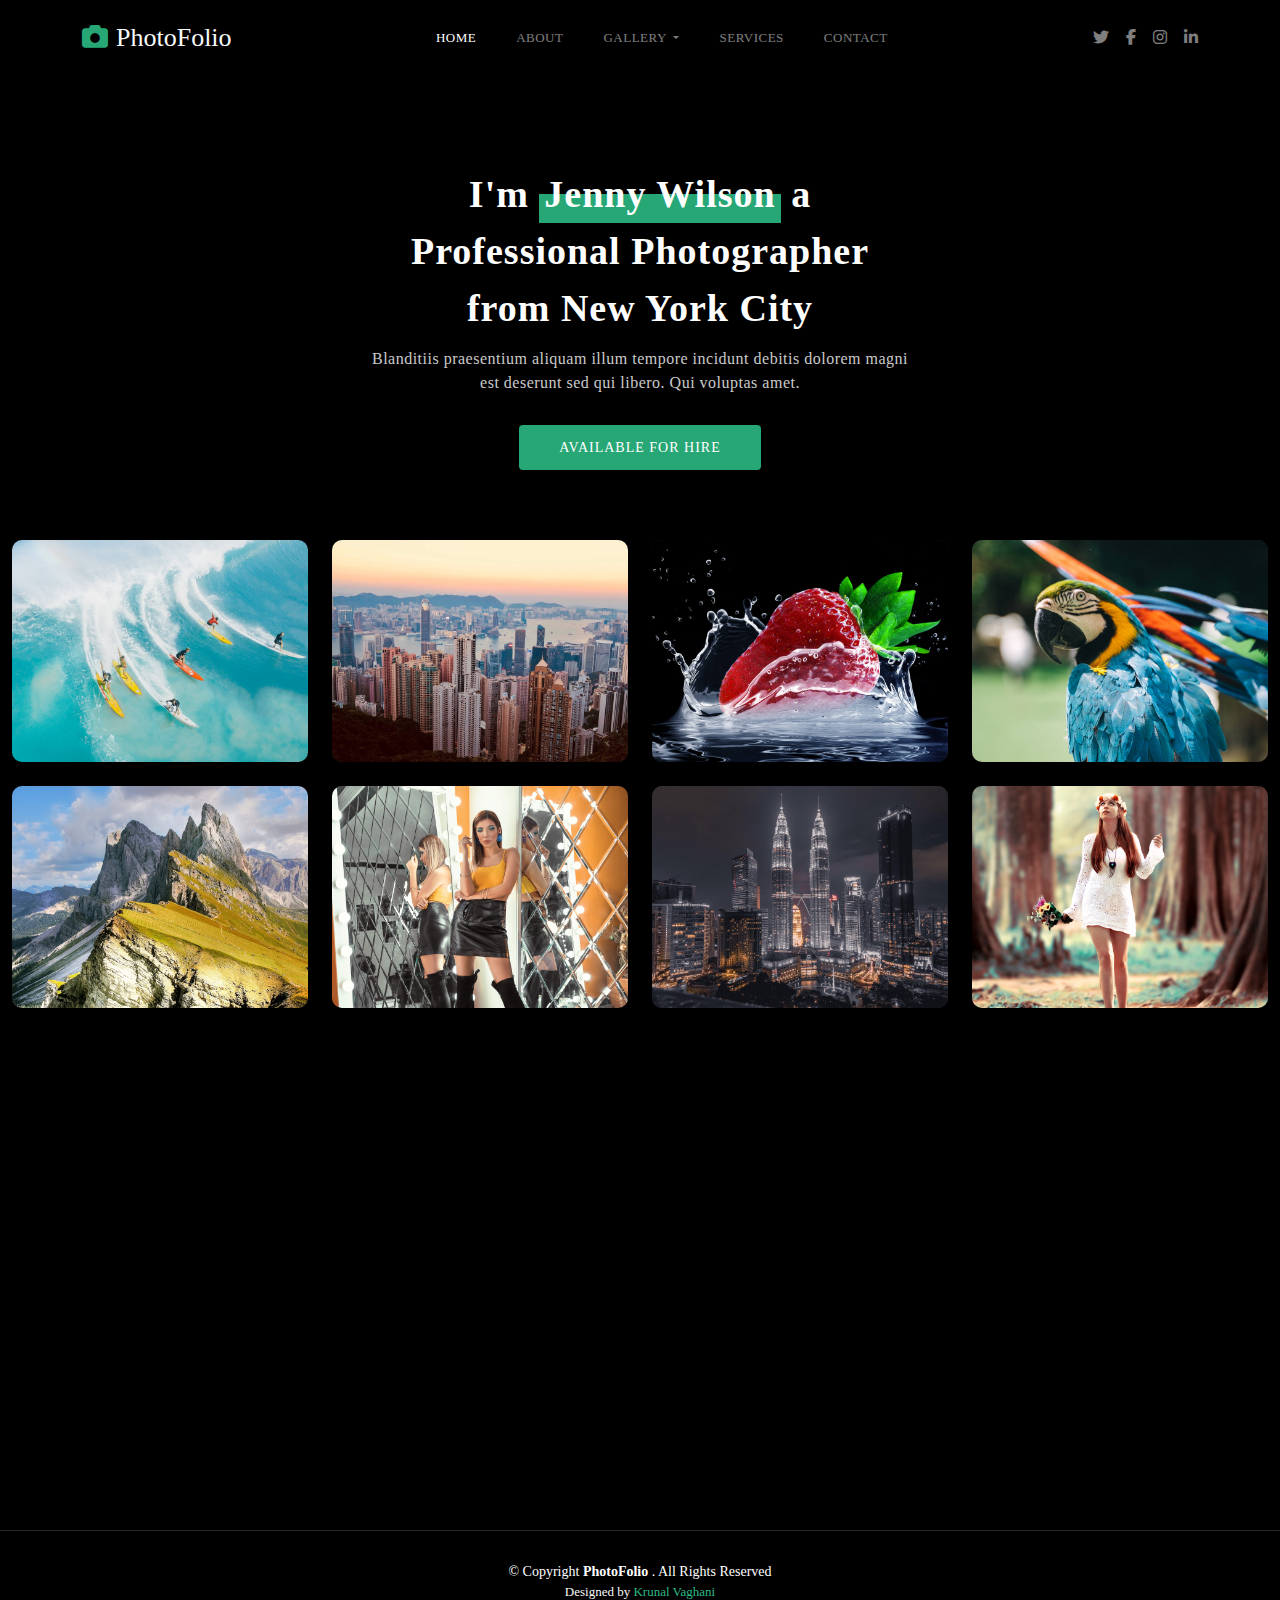
<file: index.html>
<!DOCTYPE html>
<html lang="en">

<head>
    <meta charset="UTF-8">
    <meta name="viewport" content="width=device-width, initial-scale=1.0">
    <title>Photofolio</title>

    <!-- bootstrap file  -->
    <link rel="stylesheet" href="css/bootstrap.min.css">

    <!-- font awesome link  -->
    <link rel="stylesheet" href="https://cdnjs.cloudflare.com/ajax/libs/font-awesome/6.4.2/css/all.min.css">

    <!-- main css file  -->
    <link rel="stylesheet" href="css/style.css">

    <!-- animate link  -->
    <link rel="stylesheet" href="https://cdnjs.cloudflare.com/ajax/libs/animate.css/4.1.1/animate.min.css" />

</head>

<body style="background-color: black ">

    <button class="scrollToTopBtn">🢙</button>


    <header class="position-sticky top-0  z-index-99 bg-black animate__animated animate__fadeInDown wow">
        <div class="container-fluid  ">
            <div class="container">
                <div class="row ">
                    <div class="col-12">


                        <nav class="navbar navbar-expand-lg navbar-light">
                            <div class="container-fluid p-0">

                                <a class="navbar-brand logo text-light" href="index.html"><i
                                        class="fa-solid fa-camera me-2"></i></i>PhotoFolio</a>

                                <button class="navbar-toggler" type="button" data-bs-toggle="collapse"
                                    data-bs-target="#navbarSupportedContent" aria-controls="navbarSupportedContent"
                                    aria-expanded="false" aria-label="Toggle navigation">
                                    <span class="navbar-toggler-icon "><i class="fa-solid fa-bars"></i></span>
                                </button>

                                <div class="collapse navbar-collapse justify-content-center "
                                    id="navbarSupportedContent">
                                    <ul class="navbar-nav  mb-2 mb-lg-0 ">

                                        <li class="nav-item">
                                            <a class="nav-link active " style="color: white !important;"
                                                aria-current="page" href="">HOME</a>
                                        </li>

                                        <li class="nav-item">
                                            <a class="nav-link active hov" aria-current="page"
                                                href="about.html">ABOUT</a>
                                        </li>

                                        <li class="nav-item dropdown text-center ">
                                            <a class="nav-link dropdown-toggle hov" href="" id="navbarDropdown"
                                                role="button" data-bs-toggle="dropdown" aria-expanded="false">
                                                GALLERY
                                            </a>
                                            <ul class="dropdown-menu " aria-labelledby="navbarDropdown">
                                                <li><a class="dropdown-item" href="Nature.html">Nature</a></li>
                                                <li><a class="dropdown-item" href="Nature.html">People</a></li>
                                                <li><a class="dropdown-item" href="Nature.html">Architecture</a></li>
                                                <li><a class="dropdown-item" href="Nature.html">Animals</a></li>
                                                <li><a class="dropdown-item" href="Nature.html">Sports</a></li>
                                                <li><a class="dropdown-item" href="Nature.html">Travel</a></li>

                                            </ul>
                                        </li>

                                        <li class="nav-item">
                                            <a class="nav-link active hov" aria-current="page"
                                                href="Services.html">SERVICES</a>
                                        </li>

                                        <li class="nav-item">
                                            <a class="nav-link active hov" aria-current="page"
                                                href="Contact.html">CONTACT</a>
                                        </li>

                                    </ul>

                                </div>


                                <div class="header-social-icon">
                                    <ul class="d-flex p-0 m-0 justify-content-center">
                                        <li><a href="" class="hov"><i class="fa-brands fa-twitter"></i></a></li>
                                        <li><a href="" class="hov"><i class="fa-brands fa-facebook-f"></i></a></li>
                                        <li><a href="" class="hov"><i class="fa-brands fa-instagram"></i></a></li>
                                        <li><a href="" class="hov"><i class="fa-brands fa-linkedin-in"></i></a></li>
                                    </ul>
                                </div>

                            </div>
                        </nav>

                    </div>
                </div>
            </div>
        </div>
    </header>


    <section>
        <div class="container-fluid animate__animated animate__zoomIn wow">
            <div class="container">
                <div class="row justify-content-center">
                    <div class="col-lg-6">
                        <div class="hero text-center">
                            <h2>I'm <span>Jenny Wilson</span> a Professional Photographer from New York City</h2>
                            <p>Blanditiis praesentium aliquam illum tempore incidunt debitis dolorem magni est deserunt
                                sed qui libero. Qui voluptas amet.</p>
                            <a href="Contact.html" class="btn-get-start btn-5">Available for hire</a>
                        </div>
                    </div>
                </div>
            </div>
        </div>
    </section>


    <section>
        <div class="container-fluid">
            <div class="row gy-4 justify-content-center">

                <!-- 1 -->
                <div class="col-xl-3 col-lg-4 col-md-6 animate__animated animate__fadeInBottomLeft wow">
                    <div class="gallery-item h-100">
                        <div class="card border-0 bg-dark">
                            <img src="img/gallery-1.jpg" class="card-img-top" alt="">

                            <div class="gallery-links d-flex align-items-center justify-content-center">
                                <a href="Gallery.html"><i class="fa-solid fa-link"></i></a>
                            </div>

                        </div>
                    </div>
                </div>

                <!-- 2 -->
                <div class="col-xl-3 col-lg-4 col-md-6 animate__animated animate__fadeInBottomLeft wow">
                    <div class="gallery-item h-100">
                        <div class="card border-0 bg-dark">
                            <img src="img/gallery-2.jpg" class="card-img-top" alt="">

                            <div class="gallery-links d-flex align-items-center justify-content-center">
                                <a href="Gallery.html"><i class="fa-solid fa-link"></i></a>
                            </div>

                        </div>
                    </div>
                </div>

                <!-- 3 -->
                <div class="col-xl-3 col-lg-4 col-md-6 animate__animated animate__fadeInBottomRight wow">
                    <div class="gallery-item h-100">
                        <div class="card border-0 bg-dark">
                            <img src="img/gallery-3.jpg" class="card-img-top" alt="">

                            <div class="gallery-links d-flex align-items-center justify-content-center">
                                <a href="Gallery.html"><i class="fa-solid fa-link"></i></a>
                            </div>

                        </div>
                    </div>
                </div>

                <!-- 4 -->
                <div class="col-xl-3 col-lg-4 col-md-6 animate__animated animate__fadeInBottomRight wow">
                    <div class="gallery-item h-100">
                        <div class="card border-0 bg-dark">
                            <img src="img/gallery-4.jpg" class="card-img-top" alt="">

                            <div class="gallery-links d-flex align-items-center justify-content-center">
                                <a href="Gallery.html"><i class="fa-solid fa-link"></i></a>
                            </div>

                        </div>
                    </div>
                </div>


                <!-- 5 -->
                <div class="col-xl-3 col-lg-4 col-md-6 animate__animated animate__fadeInBottomLeft wow">
                    <div class="gallery-item h-100">
                        <div class="card border-0 bg-dark">
                            <img src="img/gallery-5.jpg" class="card-img-top" alt="">

                            <div class="gallery-links d-flex align-items-center justify-content-center">
                                <a href="Gallery.html"><i class="fa-solid fa-link"></i></a>
                            </div>

                        </div>
                    </div>
                </div>

                <!-- 6 -->
                <div class="col-xl-3 col-lg-4 col-md-6 animate__animated animate__fadeInBottomLeft wow">
                    <div class="gallery-item h-100">
                        <div class="card border-0 bg-dark">
                            <img src="img/gallery-6.jpg" class="card-img-top" alt="">

                            <div class="gallery-links d-flex align-items-center justify-content-center">
                                <a href=""><i class="fa-solid fa-link"></i></a>
                            </div>

                        </div>
                    </div>
                </div>

                <!-- 7 -->
                <div class="col-xl-3 col-lg-4 col-md-6 animate__animated animate__fadeInBottomRight wow">
                    <div class="gallery-item h-100">
                        <div class="card border-0 bg-dark">
                            <img src="img/gallery-7.jpg" class="card-img-top" alt="">

                            <div class="gallery-links d-flex align-items-center justify-content-center">
                                <a href="Gallery.html"><i class="fa-solid fa-link"></i></a>
                            </div>

                        </div>
                    </div>
                </div>

                <!-- 8 -->
                <div class="col-xl-3 col-lg-4 col-md-6 animate__animated animate__fadeInBottomRight wow">
                    <div class="gallery-item h-100">
                        <div class="card border-0 bg-dark">
                            <img src="img/gallery-8.jpg" class="card-img-top" alt="">

                            <div class="gallery-links d-flex align-items-center justify-content-center">
                                <a href="Gallery.html"><i class="fa-solid fa-link"></i></a>
                            </div>

                        </div>
                    </div>
                </div>


                <!-- 9 -->
                <div class="col-xl-3 col-lg-4 col-md-6 animate__animated animate__fadeInBottomLeft wow">
                    <div class="gallery-item h-100">
                        <div class="card border-0 bg-dark">
                            <img src="img/gallery-9.jpg" class="card-img-top" alt="">

                            <div class="gallery-links d-flex align-items-center justify-content-center">
                                <a href="Gallery.html"><i class="fa-solid fa-link"></i></a>
                            </div>

                        </div>
                    </div>
                </div>

                <!-- 10 -->
                <div class="col-xl-3 col-lg-4 col-md-6 animate__animated animate__fadeInBottomLeft wow">
                    <div class="gallery-item h-100">
                        <div class="card border-0 bg-dark">
                            <img src="img/gallery-10.jpg" class="card-img-top" alt="">

                            <div class="gallery-links d-flex align-items-center justify-content-center">
                                <a href="Gallery.html"><i class="fa-solid fa-link"></i></a>
                            </div>

                        </div>
                    </div>
                </div>

                <!-- 11 -->
                <div class="col-xl-3 col-lg-4 col-md-6 animate__animated animate__fadeInBottomRight wow">
                    <div class="gallery-item h-100">
                        <div class="card border-0 bg-dark">
                            <img src="img/gallery-11.jpg" class="card-img-top" alt="">

                            <div class="gallery-links d-flex align-items-center justify-content-center">
                                <a href="Gallery.html"><i class="fa-solid fa-link"></i></a>
                            </div>

                        </div>
                    </div>
                </div>

                <!-- 12 -->
                <div class="col-xl-3 col-lg-4 col-md-6 animate__animated animate__fadeInBottomRight wow">
                    <div class="gallery-item h-100">
                        <div class="card border-0 bg-dark">
                            <img src="img/gallery-12.jpg" class="card-img-top" alt="">

                            <div class="gallery-links d-flex align-items-center justify-content-center">
                                <a href="Gallery.html"><i class="fa-solid fa-link"></i></a>
                            </div>

                        </div>
                    </div>
                </div>


                <!-- 13 -->
                <div class="col-xl-3 col-lg-4 col-md-6 animate__animated animate__fadeInBottomLeft wow">
                    <div class="gallery-item h-100">
                        <div class="card border-0 bg-dark">
                            <img src="img/gallery-13.jpg" class="card-img-top" alt="">

                            <div class="gallery-links d-flex align-items-center justify-content-center">
                                <a href="Gallery.html"><i class="fa-solid fa-link"></i></a>
                            </div>

                        </div>
                    </div>
                </div>

                <!-- 14 -->
                <div class="col-xl-3 col-lg-4 col-md-6 animate__animated animate__fadeInBottomLeft wow">
                    <div class="gallery-item h-100">
                        <div class="card border-0 bg-dark">
                            <img src="img/gallery-14.jpg" class="card-img-top" alt="">

                            <div class="gallery-links d-flex align-items-center justify-content-center">
                                <a href="Gallery.html"><i class="fa-solid fa-link"></i></a>
                            </div>

                        </div>
                    </div>
                </div>

                <!-- 15 -->
                <div class="col-xl-3 col-lg-4 col-md-6 animate__animated animate__fadeInBottomRight wow">
                    <div class="gallery-item h-100">
                        <div class="card border-0 bg-dark">
                            <img src="img/gallery-15.jpg" class="card-img-top" alt="">

                            <div class="gallery-links d-flex align-items-center justify-content-center">
                                <a href="Gallery.html"><i class="fa-solid fa-link"></i></a>
                            </div>

                        </div>
                    </div>
                </div>

                <!-- 16 -->
                <div class="col-xl-3 col-lg-4 col-md-6 animate__animated animate__fadeInBottomRight wow">
                    <div class="gallery-item h-100">
                        <div class="card border-0 bg-dark">
                            <img src="img/gallery-16.jpg" class="card-img-top" alt="">

                            <div class="gallery-links d-flex align-items-center justify-content-center">
                                <a href="Gallery.html"><i class="fa-solid fa-link"></i></a>
                            </div>

                        </div>
                    </div>
                </div>


            </div>
        </div>
    </section>



    <footer>

        <div class="container-fluid">
            <div class="container">
                <div class="row text-center">

                    <div class="copyright">
                        © Copyright
                        <strong><span>PhotoFolio</span></strong>
                        . All Rights Reserved
                    </div>

                    <div class="credits text-light">
                        Designed by <a href="https://github.com/Krunal-Vaghani">Krunal Vaghani</a>
                    </div>

                </div>
            </div>
        </div>

    </footer>






    <!-- jquery main file -->
    <script src="js/jquery-min.js"></script>

    <!-- wow js  -->
    <script src="https://cdnjs.cloudflare.com/ajax/libs/wow/1.1.2/wow.min.js"></script>
    <script>
        new WOW().init();
    </script>

    <!-- back to top  -->
    <script src="js/back to top.js"></script>

    <!-- bootstrap js file  -->
    <script src="js/bootstrap.bundle.js"></script>


</body>

</html>
</file>
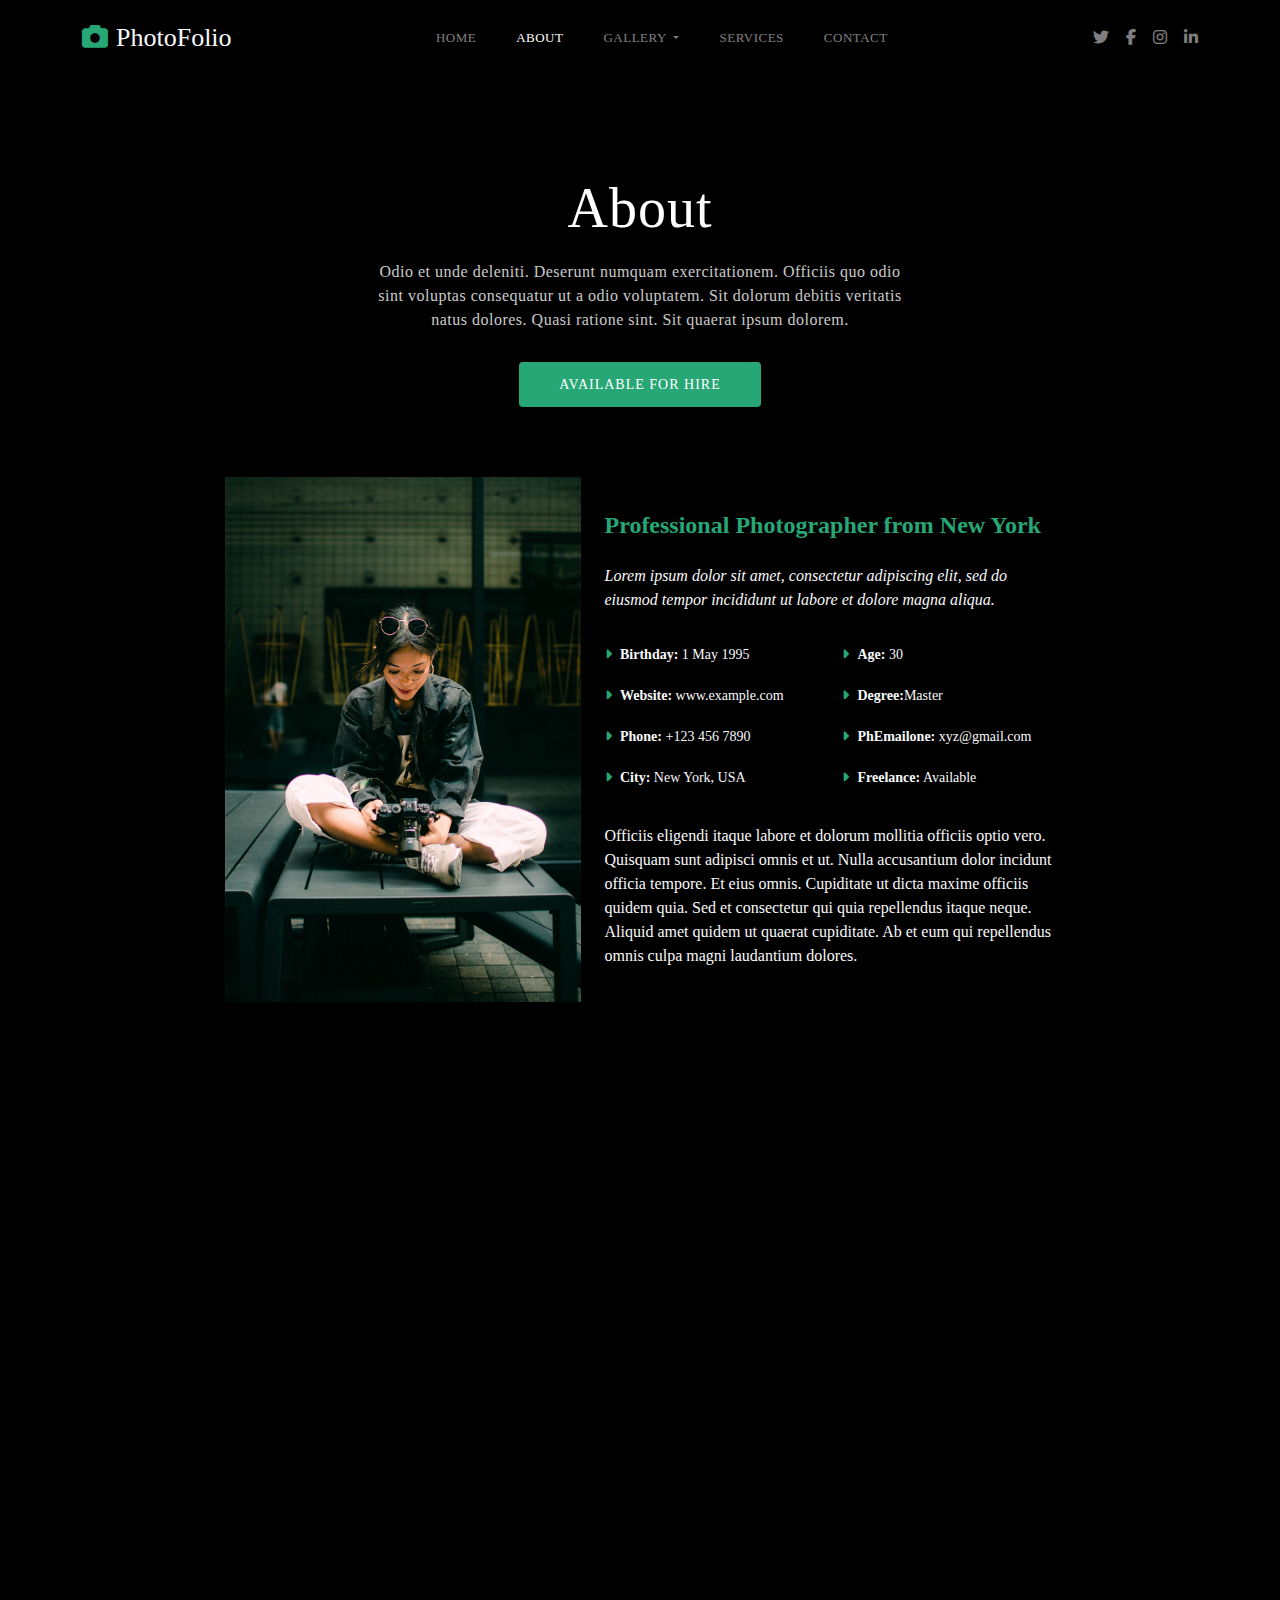
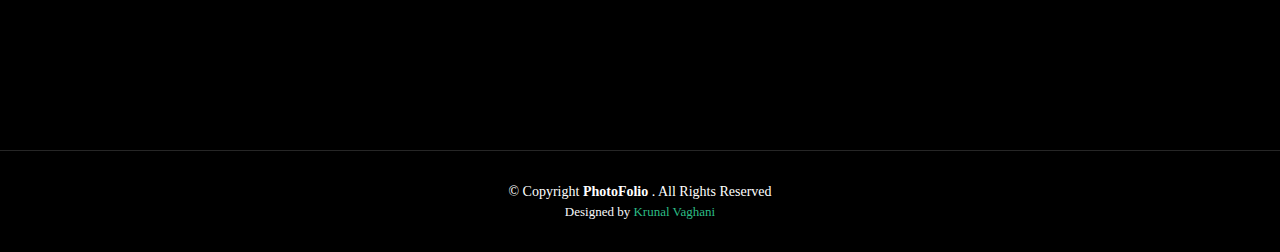
<file: about.html>
<!DOCTYPE html>
<html lang="en">

<head>
    <meta charset="UTF-8">
    <meta name="viewport" content="width=device-width, initial-scale=1.0">
    <title>Photofolio</title>

    <!-- bootstrap file  -->
    <link rel="stylesheet" href="css/bootstrap.min.css">

    <!-- font awesome link  -->
    <link rel="stylesheet" href="https://cdnjs.cloudflare.com/ajax/libs/font-awesome/6.4.2/css/all.min.css">

    <!-- main css file  -->
    <link rel="stylesheet" href="css/style.css">

    <!-- animate link  -->
    <link rel="stylesheet" href="https://cdnjs.cloudflare.com/ajax/libs/animate.css/4.1.1/animate.min.css" />

    <!-- owl carousel  -->
    <link rel="stylesheet" href="css/owl.carousel.min.css">
    <link rel="stylesheet" href="css/owl.theme.green.min.css">

</head>

<body style="background-color: black ">

    <button class="scrollToTopBtn">🢙</button>

    <header class="position-sticky top-0  z-index-99 bg-black animate__animated animate__fadeInDown wow">
        <div class="container-fluid  ">
            <div class="container">
                <div class="row ">
                    <div class="col-12">


                        <nav class="navbar navbar-expand-lg navbar-light">
                            <div class="container-fluid p-0">

                                <a class="navbar-brand logo text-light" href="index.html"><i
                                        class="fa-solid fa-camera me-2"></i></i>PhotoFolio</a>

                                <button class="navbar-toggler" type="button" data-bs-toggle="collapse"
                                    data-bs-target="#navbarSupportedContent" aria-controls="navbarSupportedContent"
                                    aria-expanded="false" aria-label="Toggle navigation">
                                    <span class="navbar-toggler-icon "><i class="fa-solid fa-bars"></i></span>
                                </button>

                                <div class="collapse navbar-collapse justify-content-center "
                                    id="navbarSupportedContent">
                                    <ul class="navbar-nav  mb-2 mb-lg-0 ">

                                        <li class="nav-item">
                                            <a class="nav-link active hov " aria-current="page"
                                                href="index.html">HOME</a>
                                        </li>

                                        <li class="nav-item">
                                            <a class="nav-link active hov" aria-current="page"
                                                style="color: white !important;" href="about.html">ABOUT</a>
                                        </li>

                                        <li class="nav-item dropdown text-center ">
                                            <a class="nav-link dropdown-toggle hov" href="" id="navbarDropdown"
                                                role="button" data-bs-toggle="dropdown" aria-expanded="false">
                                                GALLERY
                                            </a>
                                            <ul class="dropdown-menu " aria-labelledby="navbarDropdown">
                                                <li><a class="dropdown-item" href="Nature.html">Nature</a></li>
                                                <li><a class="dropdown-item" href="Nature.html">People</a></li>
                                                <li><a class="dropdown-item" href="Nature.html">Architecture</a></li>
                                                <li><a class="dropdown-item" href="Nature.html">Animals</a></li>
                                                <li><a class="dropdown-item" href="Nature.html">Sports</a></li>
                                                <li><a class="dropdown-item" href="Nature.html">Travel</a></li>

                                            </ul>
                                        </li>

                                        <li class="nav-item">
                                            <a class="nav-link active hov" aria-current="page"
                                                href="Services.html">SERVICES</a>
                                        </li>

                                        <li class="nav-item">
                                            <a class="nav-link active hov" aria-current="page"
                                                href="Contact.html">CONTACT</a>
                                        </li>

                                    </ul>

                                </div>


                                <div class="header-social-icon">
                                    <ul class="d-flex p-0 m-0 justify-content-center">
                                        <li><a href="" class="hov"><i class="fa-brands fa-twitter"></i></a></li>
                                        <li><a href="" class="hov"><i class="fa-brands fa-facebook-f"></i></a></li>
                                        <li><a href="" class="hov"><i class="fa-brands fa-instagram"></i></a></li>
                                        <li><a href="" class="hov"><i class="fa-brands fa-linkedin-in"></i></a></li>
                                    </ul>
                                </div>

                            </div>
                        </nav>

                    </div>
                </div>
            </div>
        </div>
    </header>

    <section>
        <div class="container-fluid animate__animated animate__zoomIn wow">
            <div class="container">
                <div class="row justify-content-center">
                    <div class="col-lg-6">
                        <div class="hero text-center">
                            <div class="page-header">
                                <h2>About</h2>
                                <p>Odio et unde deleniti. Deserunt numquam exercitationem. Officiis quo odio sint
                                    voluptas
                                    consequatur ut a odio voluptatem. Sit dolorum debitis veritatis natus dolores. Quasi
                                    ratione sint. Sit quaerat ipsum dolorem.</p>
                                <a href="Contact.html" class="btn-get-start btn-5">Available for hire</a>
                            </div>

                        </div>
                    </div>
                </div>
            </div>
        </div>
    </section>


    <section>
        <div class="container-fluid">
            <div class="container">
                <div class="row justify-content-center align-items-center">

                    <div class="col-lg-4 animate__animated animate__fadeInLeft wow">
                        <img src="img/about/profile-img.jpg" alt="" width="100%">
                    </div>

                    <div class="col-lg-5 animate__animated animate__fadeInRight wow">
                        <div class="content">
                            <h2>Professional Photographer from New York</h2>
                            <p class="fst-italic py-3 text-light"> Lorem ipsum dolor sit amet, consectetur adipiscing
                                elit, sed do
                                eiusmod tempor incididunt ut labore et dolore magna aliqua.</p>

                            <div class="row ">
                                <div class="col-lg-6 info">
                                    <ul class="p-0 m-0 text-light">
                                        <li class="font-14"><i class="fa-solid fa-caret-right"></i>
                                            <strong>Birthday:</strong> <span>1
                                                May 1995</span>
                                        </li>

                                        <li class="font-14"><i class="fa-solid fa-caret-right"></i>
                                            <strong>Website:</strong>
                                            <span>www.example.com</span>
                                        </li>

                                        <li class="font-14"><i class="fa-solid fa-caret-right"></i>
                                            <strong>Phone:</strong> <span>+123
                                                456 7890</span>
                                        </li>

                                        <li class="font-14"><i class="fa-solid fa-caret-right"></i>
                                            <strong>City:</strong> <span>New
                                                York, USA</span>
                                        </li>
                                    </ul>
                                </div>


                                <div class="col-lg-6 info">
                                    <ul class="p-0 m-0 text-light">
                                        <li class="font-14"><i class="fa-solid fa-caret-right"></i>
                                            <strong>Age:</strong> <span>30</span>
                                        </li>

                                        <li class="font-14"><i class="fa-solid fa-caret-right"></i>
                                            <strong>Degree:</strong><span>Master</span>
                                        </li>

                                        <li class="font-14"><i class="fa-solid fa-caret-right"></i>
                                            <strong>PhEmailone:</strong> <span>xyz@gmail.com</span>
                                        </li>

                                        <li class="font-14"><i class="fa-solid fa-caret-right"></i>
                                            <strong>Freelance:</strong> <span>Available</span>
                                        </li>
                                    </ul>
                                </div>

                            </div>

                            <p class="pt-3 m-0 text-light ">
                                Officiis eligendi itaque labore et dolorum mollitia officiis optio vero. Quisquam sunt
                                adipisci omnis et ut. Nulla accusantium dolor incidunt officia tempore. Et eius omnis.
                                Cupiditate ut dicta maxime officiis quidem quia. Sed et consectetur qui quia repellendus
                                itaque neque. Aliquid amet quidem ut quaerat cupiditate. Ab et eum qui repellendus omnis
                                culpa magni laudantium dolores.
                            </p>

                        </div>
                    </div>

                </div>
            </div>
        </div>
    </section>


    <section class="mt-80">

        <div class="container-fluid animate__animated animate__backInUp wow">
            <div class="container">
                <div class="row">
                    <div class="section-header">
                        <h2>Testimonials</h2>
                        <p>What they are saying</p>

                        <div class="gtco-testimonials">
                            <div class="owl-carousel owl-carousel1 owl-theme">

                                <!-- 1 -->
                                <div>
                                    <div class="card text-center">
                                        <div class="card-body">
                                            <ul class="p-0 m-0 d-flex justify-content-center py-3">
                                                <li><i class="fa-solid fa-star"></i></li>
                                                <li><i class="fa-solid fa-star"></i></li>
                                                <li><i class="fa-solid fa-star"></i></li>
                                                <li><i class="fa-solid fa-star"></i></li>
                                                <li><i class="fa-solid fa-star"></i></li>
                                            </ul>

                                            <p class="card-text">Proin iaculis purus consequat sem cure digni ssim
                                                donec porttitora entum suscipit rhoncus. Accusantium quam, ultricies
                                                eget id, aliquam eget nibh et. Maecen aliquam, risus at semper</p>
                                            <img class="card-img-top" src="img/testimonial/testimonials-1.jpg" alt="">
                                            <h5 class="mt-3">Saul Goodman<br />
                                                <span>Ceo & Founder</span>
                                            </h5>
                                        </div>
                                    </div>
                                </div>

                                <!-- 2 -->
                                <div>
                                    <div class="card text-center">
                                        <div class="card-body">

                                            <ul class="p-0 m-0 d-flex justify-content-center py-3">
                                                <li><i class="fa-solid fa-star"></i></li>
                                                <li><i class="fa-solid fa-star"></i></li>
                                                <li><i class="fa-solid fa-star"></i></li>
                                                <li><i class="fa-solid fa-star"></i></li>
                                                <li><i class="fa-solid fa-star"></i></li>
                                            </ul>

                                            <p class="card-text">Export tempor illum tamen malis malis eram quae irure
                                                esse labore quem cillum quid cillum eram malis quorum velit fore eram
                                                velit sunt aliqua noster fugiat irure amet legam anim culpa</p>
                                            <img class="card-img-top" src="img/testimonial/testimonials-2.jpg" alt="">
                                            <h5 class="mt-3">Sara Wilsson<br />
                                                <span>Designer</span>
                                            </h5>
                                        </div>
                                    </div>
                                </div>

                                <!-- 3 -->
                                <div>
                                    <div class="card text-center">
                                        <div class="card-body">

                                            <ul class="p-0 m-0 d-flex justify-content-center py-3">
                                                <li><i class="fa-solid fa-star"></i></li>
                                                <li><i class="fa-solid fa-star"></i></li>
                                                <li><i class="fa-solid fa-star"></i></li>
                                                <li><i class="fa-solid fa-star"></i></li>
                                                <li><i class="fa-solid fa-star"></i></li>
                                            </ul>

                                            <p class="card-text">Enim nisi quem export duis labore cillum quae magna
                                                enim sint quorum nulla quem veniam duis minim tempor labore quem eram
                                                duis noster aute amet eram fore quis sint minim.</p>
                                            <img class="card-img-top" src="img/testimonial/testimonials-3.jpg" alt="">
                                            <h5 class="mt-3">Jena Karlis<br />
                                                <span>Store Owner</span>
                                            </h5>
                                        </div>
                                    </div>
                                </div>

                                <!-- 4 -->
                                <div>
                                    <div class="card text-center">
                                        <div class="card-body">

                                            <ul class="p-0 m-0 d-flex justify-content-center py-3">
                                                <li><i class="fa-solid fa-star"></i></li>
                                                <li><i class="fa-solid fa-star"></i></li>
                                                <li><i class="fa-solid fa-star"></i></li>
                                                <li><i class="fa-solid fa-star"></i></li>
                                                <li><i class="fa-solid fa-star"></i></li>
                                            </ul>

                                            <p class="card-text">Fugiat enim eram quae cillum dolore dolor amet nulla
                                                culpa multos export minim fugiat minim velit minim dolor enim duis
                                                veniam ipsum anim magna sunt elit fore quem dolore labore illum veniam
                                            </p>
                                            <img class="card-img-top" src="img/testimonial/testimonials-4.jpg" alt="">
                                            <h5 class="mt-3">Matt Brandon<br />
                                                <span>Freelancer</span>
                                            </h5>
                                        </div>
                                    </div>
                                </div>

                                <!-- 5 -->
                                <div>
                                    <div class="card text-center">
                                        <div class="card-body">
                                            <ul class="p-0 m-0 d-flex justify-content-center py-3">
                                                <li><i class="fa-solid fa-star"></i></li>
                                                <li><i class="fa-solid fa-star"></i></li>
                                                <li><i class="fa-solid fa-star"></i></li>
                                                <li><i class="fa-solid fa-star"></i></li>
                                                <li><i class="fa-solid fa-star"></i></li>
                                            </ul>

                                            <p class="card-text">Quis quorum aliqua sint quem legam fore sunt eram
                                                irure aliqua veniam tempor noster veniam enim culpa labore duis sunt
                                                culpa nulla illum cillum fugiat legam esse veniam culpa fore nisi cillum
                                                quid</p>
                                            <img class="card-img-top" src="img/testimonial/testimonials-5.jpg" alt="">
                                            <h5 class="mt-3">John Larson<br />
                                                <span>Entrepreneur</span>
                                            </h5>
                                        </div>
                                    </div>
                                </div>


                            </div>
                        </div>
                    </div>
                </div>
            </div>
        </div>
        </div>

    </section>


    <footer>

        <div class="container-fluid">
            <div class="container">
                <div class="row text-center">

                    <div class="copyright">
                        © Copyright
                        <strong><span>PhotoFolio</span></strong>
                        . All Rights Reserved
                    </div>

                    <div class="credits text-light">
                        Designed by <a href="https://github.com/Krunal-Vaghani">Krunal Vaghani</a>
                    </div>

                </div>
            </div>
        </div>

    </footer>




    <!-- jquery main file -->
    <script src="js/jquery-min.js"></script>

    <!-- wow js  -->
    <script src="https://cdnjs.cloudflare.com/ajax/libs/wow/1.1.2/wow.min.js"></script>
    <script>
        new WOW().init();
    </script>

    <!-- owl carousel -->
    <script src="js/owl.carousel.min.js"></script>

    <!-- testimonial -->
    <script src="js/testimonial.js"></script>

    <!-- back to top  -->
    <script src="js/back to top.js"></script>

    <!-- bootstrap js file  -->
    <script src="js/bootstrap.bundle.js"></script>

</body>

</html>
</file>
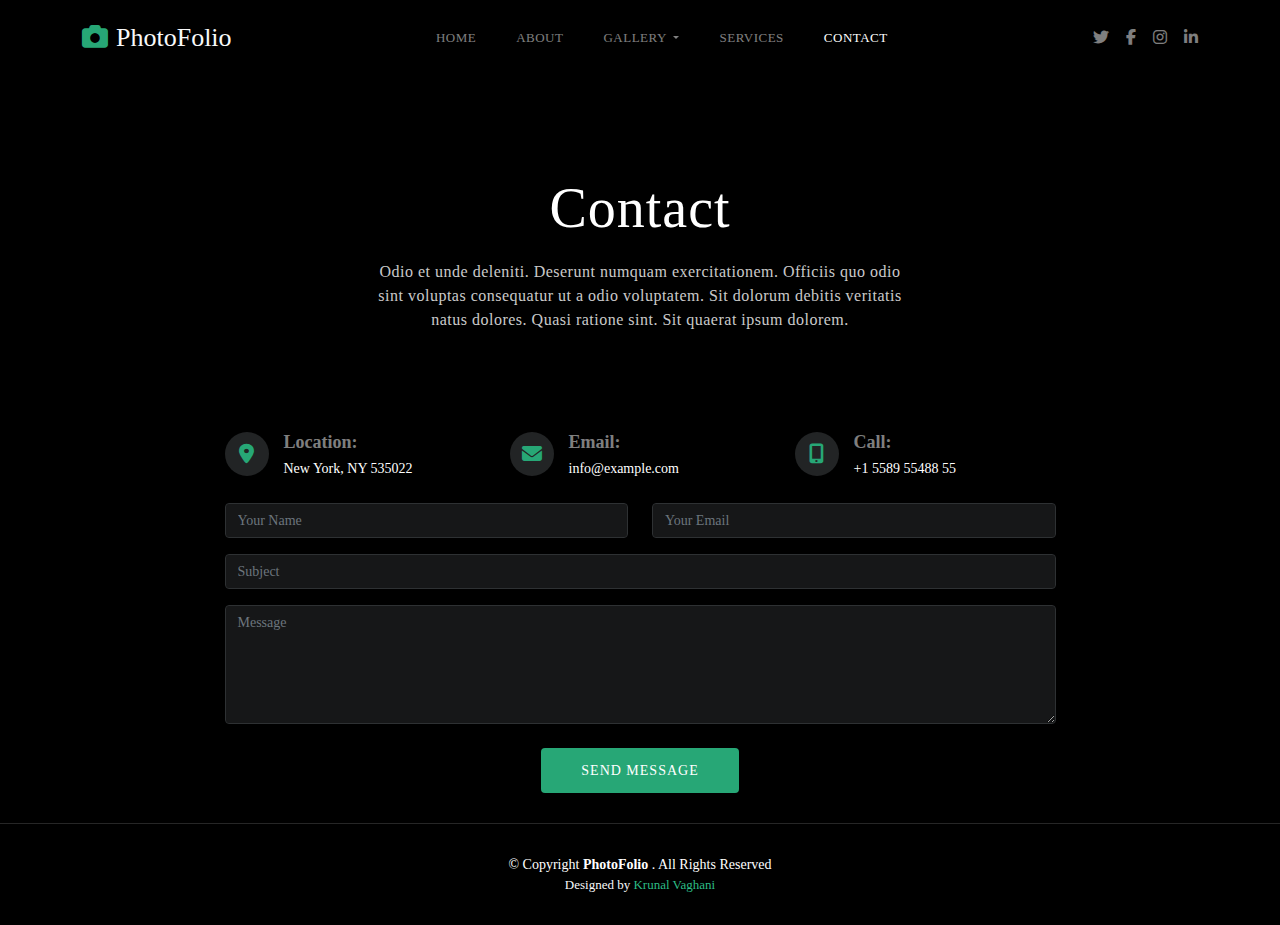
<file: Contact.html>
<!DOCTYPE html>
<html lang="en">

<head>
    <meta charset="UTF-8">
    <meta name="viewport" content="width=device-width, initial-scale=1.0">
    <title>Photofolio</title>

    <!-- bootstrap file  -->
    <link rel="stylesheet" href="css/bootstrap.min.css">

    <!-- font awesome link  -->
    <link rel="stylesheet" href="https://cdnjs.cloudflare.com/ajax/libs/font-awesome/6.4.2/css/all.min.css">

    <!-- main css file  -->
    <link rel="stylesheet" href="css/style.css">

    <!-- animate link  -->
    <link rel="stylesheet" href="https://cdnjs.cloudflare.com/ajax/libs/animate.css/4.1.1/animate.min.css" />


</head>

<body style="background-color: black ">

    <button class="scrollToTopBtn">🢙</button>

    <header class="position-sticky top-0  z-index-99 bg-black">
        <div class="container-fluid  ">
            <div class="container">
                <div class="row ">
                    <div class="col-12">


                        <nav class="navbar navbar-expand-lg navbar-light animate__animated animate__fadeInDown wow">
                            <div class="container-fluid p-0">

                                <a class="navbar-brand logo text-light" href="index.html"><i
                                        class="fa-solid fa-camera me-2"></i></i>PhotoFolio</a>

                                <button class="navbar-toggler" type="button" data-bs-toggle="collapse"
                                    data-bs-target="#navbarSupportedContent" aria-controls="navbarSupportedContent"
                                    aria-expanded="false" aria-label="Toggle navigation">
                                    <span class="navbar-toggler-icon "><i class="fa-solid fa-bars"></i></span>
                                </button>

                                <div class="collapse navbar-collapse justify-content-center "
                                    id="navbarSupportedContent">
                                    <ul class="navbar-nav  mb-2 mb-lg-0 ">

                                        <li class="nav-item">
                                            <a class="nav-link active hov " aria-current="page"
                                                href="index.html">HOME</a>
                                        </li>

                                        <li class="nav-item">
                                            <a class="nav-link active hov" aria-current="page"
                                                href="about.html">ABOUT</a>
                                        </li>

                                        <li class="nav-item dropdown text-center ">
                                            <a class="nav-link dropdown-toggle hov" href="Nature.html"
                                                id="navbarDropdown" role="button" data-bs-toggle="dropdown"
                                                aria-expanded="false">
                                                GALLERY
                                            </a>
                                            <ul class="dropdown-menu " aria-labelledby="navbarDropdown">
                                                <li><a class="dropdown-item" href="Nature.html">Nature</a></li>
                                                <li><a class="dropdown-item" href="Nature.html">People</a></li>
                                                <li><a class="dropdown-item" href="Nature.html">Architecture</a></li>
                                                <li><a class="dropdown-item" href="Nature.html">Animals</a></li>
                                                <li><a class="dropdown-item" href="Nature.html">Sports</a></li>
                                                <li><a class="dropdown-item" href="Nature.html">Travel</a></li>

                                            </ul>
                                        </li>

                                        <li class="nav-item">
                                            <a class="nav-link active hov" aria-current="page"
                                                href="Services.html">SERVICES </a>
                                        </li>

                                        <li class="nav-item">
                                            <a class="nav-link active hov" style="color: white !important;"
                                                aria-current="page" href="Contact.html">CONTACT</a>
                                        </li>

                                    </ul>

                                </div>


                                <div class="header-social-icon">
                                    <ul class="d-flex p-0 m-0 justify-content-center">
                                        <li><a href="" class="hov"><i class="fa-brands fa-twitter"></i></a></li>
                                        <li><a href="" class="hov"><i class="fa-brands fa-facebook-f"></i></a></li>
                                        <li><a href="" class="hov"><i class="fa-brands fa-instagram"></i></a></li>
                                        <li><a href="" class="hov"><i class="fa-brands fa-linkedin-in"></i></a></li>
                                    </ul>
                                </div>

                            </div>
                        </nav>

                    </div>
                </div>
            </div>
        </div>
    </header>

    <section>
        <div class="container-fluid animate__animated animate__zoomIn wow">
            <div class="container">
                <div class="row justify-content-center">
                    <div class="col-lg-6">
                        <div class="hero text-center">
                            <div class="page-header">
                                <h2>Contact</h2>
                                <p>Odio et unde deleniti. Deserunt numquam exercitationem. Officiis quo odio sint
                                    voluptas consequatur ut a odio voluptatem. Sit dolorum debitis veritatis natus
                                    dolores. Quasi ratione sint. Sit quaerat ipsum dolorem.</p>
                            </div>

                        </div>
                    </div>
                </div>
            </div>
        </div>
    </section>


    <section>
        <div class="container-fluid">
            <div class="container">

                <div class="row gy-4 justify-content-center">
                    <!-- 1 -->
                    <div class="col-lg-3 animate__animated animate__slideInLeft wow">
                        <div class="info-item d-flex">
                            <i class="fa-solid fa-location-dot"></i>
                            <div>
                                <h4>Location:</h4>
                                <p>New York, NY 535022</p>
                            </div>
                        </div>
                    </div>


                    <!-- 2 -->
                    <div class="col-lg-3 animate__animated animate__slideInUp wow">
                        <div class="info-item d-flex">
                            <i class="fa-solid fa-envelope"></i>
                            <div>
                                <h4>Email:</h4>
                                <p>info@example.com</p>
                            </div>
                        </div>
                    </div>

                    <!-- 3 -->
                    <div class="col-lg-3 animate__animated animate__slideInRight wow">
                        <div class="info-item d-flex">
                            <i class="fa-solid fa-mobile-screen-button"></i>
                            <div>
                                <h4>Call:</h4>
                                <p>+1 5589 55488 55</p>
                            </div>
                        </div>
                    </div>
                </div>


                <div class="row justify-content-center mt-4 animate__animated animate__bounceInUp wow" >
                    <div class="col-lg-9">
                        <form action="forms/contact.php" method="post" role="form" class="php-email-form text-center">
                            <div class="row ">
                                <div class="col-md-6 form-group">
                                    <input type="text" class="form-control" placeholder="Your Name">
                                </div>
                                <div class="col-md-6 form-group mt-3 mt-md-0">
                                    <input type="email" class="form-control" placeholder="Your Email">
                                </div>
                            </div>
                            <div class="form-group mt-3">
                                <input type="text" class="form-control" placeholder="Subject">
                            </div>
                            <div class="form-group mt-3">
                                <textarea class="form-control" rows="5" placeholder="Message"></textarea>
                            </div>

                            <a href="" class="btn-get-start btn-5 mt-4">Send Message</a>

                        </form>
                    </div>
                </div>


            </div>
        </div>
    </section>


    <footer>

        <div class="container-fluid">
            <div class="container">
                <div class="row text-center">

                    <div class="copyright">
                        © Copyright
                        <strong><span>PhotoFolio</span></strong>
                        . All Rights Reserved
                    </div>

                    <div class="credits text-light">
                        Designed by <a href="https://github.com/Krunal-Vaghani">Krunal Vaghani</a>
                    </div>

                </div>
            </div>
        </div>

    </footer>

    
    <!-- jquery main file -->
    <script src="js/jquery-min.js"></script>

    <!-- wow js  -->
    <script src="https://cdnjs.cloudflare.com/ajax/libs/wow/1.1.2/wow.min.js"></script>
    <script>
        new WOW().init();
    </script>

    <!-- back to top  -->
    <script src="js/back to top.js"></script>

    <!-- bootstrap js file  -->
    <script src="js/bootstrap.bundle.js"></script>
</body>

</html>
</file>
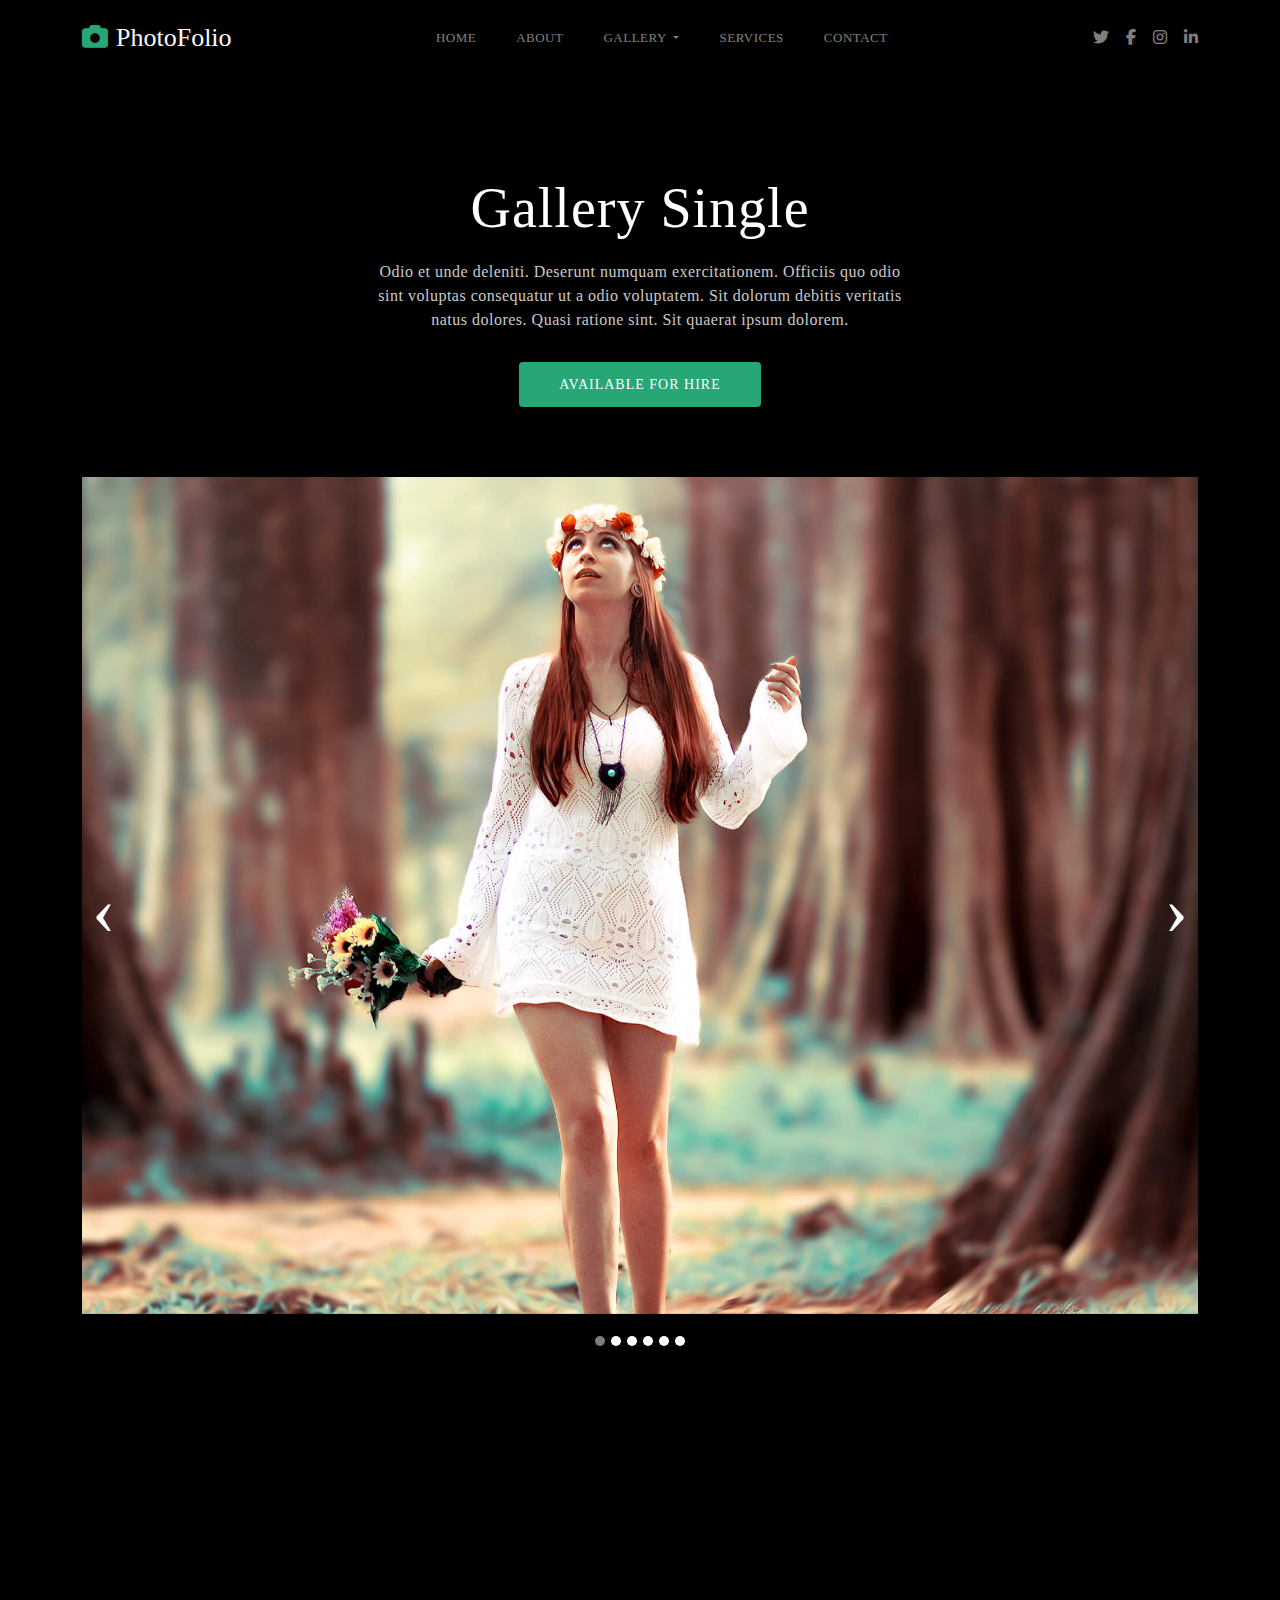
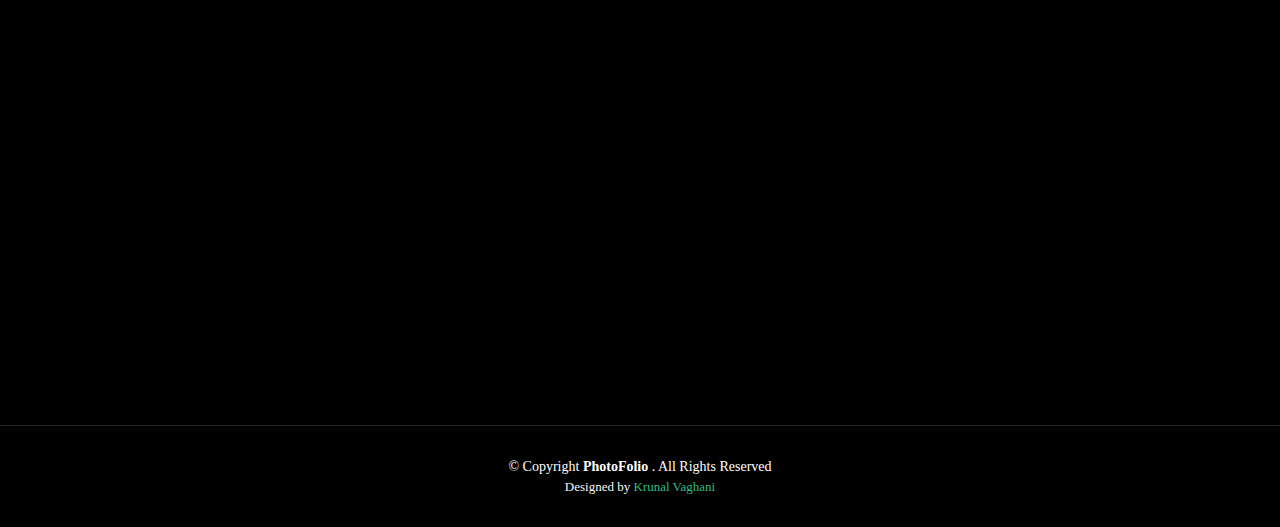
<file: Gallery.html>
<!DOCTYPE html>
<html lang="en">

<head>
    <meta charset="UTF-8">
    <meta name="viewport" content="width=device-width, initial-scale=1.0">
    <title>Photofolio</title>

    <!-- bootstrap file  -->
    <link rel="stylesheet" href="css/bootstrap.min.css">

    <!-- font awesome link  -->
    <link rel="stylesheet" href="https://cdnjs.cloudflare.com/ajax/libs/font-awesome/6.4.2/css/all.min.css">

    <!-- main css file  -->
    <link rel="stylesheet" href="css/style.css">

    <!-- slider css file -->
    <link rel="stylesheet" href="css/slider.css">

    <!-- animate link  -->
    <link rel="stylesheet" href="https://cdnjs.cloudflare.com/ajax/libs/animate.css/4.1.1/animate.min.css" />

    <!-- owl carousel  -->
    <link rel="stylesheet" href="css/owl.carousel.min.css">
    <link rel="stylesheet" href="css/owl.theme.green.min.css">

</head>

<body style="background-color: black ">


    <button class="scrollToTopBtn">🢙</button>

    <header class="position-sticky top-0  z-index-99 bg-black animate__animated animate__fadeInDown wow">
        <div class="container-fluid  ">
            <div class="container">
                <div class="row ">
                    <div class="col-12">


                        <nav class="navbar navbar-expand-lg navbar-light">
                            <div class="container-fluid p-0">

                                <a class="navbar-brand logo text-light" href="index.html"><i
                                        class="fa-solid fa-camera me-2"></i></i>PhotoFolio</a>

                                <button class="navbar-toggler" type="button" data-bs-toggle="collapse"
                                    data-bs-target="#navbarSupportedContent" aria-controls="navbarSupportedContent"
                                    aria-expanded="false" aria-label="Toggle navigation">
                                    <span class="navbar-toggler-icon "><i class="fa-solid fa-bars"></i></span>
                                </button>

                                <div class="collapse navbar-collapse justify-content-center "
                                    id="navbarSupportedContent">
                                    <ul class="navbar-nav  mb-2 mb-lg-0 ">

                                        <li class="nav-item">
                                            <a class="nav-link active hov " aria-current="page"
                                                href="index.html">HOME</a>
                                        </li>

                                        <li class="nav-item">
                                            <a class="nav-link active hov" aria-current="page"
                                                href="about.html">ABOUT</a>
                                        </li>

                                        <li class="nav-item dropdown text-center ">
                                            <a class="nav-link dropdown-toggle hov" href="Nature.html"
                                                id="navbarDropdown" role="button" data-bs-toggle="dropdown"
                                                aria-expanded="false">
                                                GALLERY
                                            </a>
                                            <ul class="dropdown-menu " aria-labelledby="navbarDropdown">
                                                <li><a class="dropdown-item" href="Nature.html">Nature</a></li>
                                                <li><a class="dropdown-item" href="Nature.html">People</a></li>
                                                <li><a class="dropdown-item" href="Nature.html">Architecture</a></li>
                                                <li><a class="dropdown-item" href="Nature.html">Animals</a></li>
                                                <li><a class="dropdown-item" href="Nature.html">Sports</a></li>
                                                <li><a class="dropdown-item" href="Nature.html">Travel</a></li>

                                            </ul>
                                        </li>

                                        <li class="nav-item">
                                            <a class="nav-link active hov" aria-current="page"
                                                href="Services.html">SERVICES </a>
                                        </li>

                                        <li class="nav-item">
                                            <a class="nav-link active hov" aria-current="page"
                                                href="Contact.html">CONTACT</a>
                                        </li>

                                    </ul>

                                </div>


                                <div class="header-social-icon">
                                    <ul class="d-flex p-0 m-0 justify-content-center">
                                        <li><a href="" class="hov"><i class="fa-brands fa-twitter"></i></a></li>
                                        <li><a href="" class="hov"><i class="fa-brands fa-facebook-f"></i></a></li>
                                        <li><a href="" class="hov"><i class="fa-brands fa-instagram"></i></a></li>
                                        <li><a href="" class="hov"><i class="fa-brands fa-linkedin-in"></i></a></li>
                                    </ul>
                                </div>

                            </div>
                        </nav>

                    </div>
                </div>
            </div>
        </div>
    </header>

    <section>
        <div class="container-fluid animate__animated animate__zoomIn wow">
            <div class="container">
                <div class="row justify-content-center">
                    <div class="col-lg-6">
                        <div class="hero text-center">
                            <div class="page-header">
                                <h2>Gallery Single</h2>
                                <p>Odio et unde deleniti. Deserunt numquam exercitationem. Officiis quo odio sint
                                    voluptas
                                    consequatur ut a odio voluptatem. Sit dolorum debitis veritatis natus dolores. Quasi
                                    ratione sint. Sit quaerat ipsum dolorem.</p>
                                <a href="Contact.html" class="btn-get-start btn-5">Available for hire</a>
                            </div>

                        </div>
                    </div>
                </div>
            </div>
        </div>
    </section>


    <section>
        <div class="container-fluid">
            <div class="container">


                <div class="owl-slider animate__animated animate__fadeIn wow">
                    <div id="carousel" class="owl-carousel">
                        <div class="item">
                            <img src="img/gallery/gallery-8.jpg" alt="1000X1000">
                        </div>
                        <div class="item">
                            <img src="img/gallery/gallery-9.jpg" alt="">
                        </div>
                        <div class="item">
                            <img src="img/gallery/gallery-10.jpg" alt="">
                        </div>
                        <div class="item">
                            <img src="img/gallery/gallery-11.jpg" alt="">
                        </div>
                        <div class="item">
                            <img src="img/gallery/gallery-12.jpg" alt="">
                        </div>
                        <div class="item">
                            <img src="img/gallery/gallery-13.jpg" alt="">
                        </div>
                    </div>
                </div>


                <div class="row justify-content-between gy-4 mt-4 animate__animated animate__zoomIn wow">
                    <div class="col-lg-8">

                        <div class="portfolio-text">
                            <h2>This is an example of portfolio detail</h2>
                            <p class="p-0 mb-3 text-light">
                                Autem ipsum nam porro corporis rerum. Quis eos dolorem eos itaque inventore commodi
                                labore quia quia. Exercitationem repudiandae officiis neque suscipit non officia eaque
                                itaque enim. Voluptatem officia accusantium nesciunt est omnis tempora consectetur
                                dignissimos. Sequi nulla at esse enim cum deserunt eius.
                            </p>
                            <p class="p-0 mb-3 text-light">
                                Amet consequatur qui dolore veniam voluptatem voluptatem sit. Non aspernatur atque natus
                                ut cum nam et. Praesentium error dolores rerum minus sequi quia veritatis eum. Eos et
                                doloribus doloremque nesciunt molestiae laboriosam.
                            </p>
                        </div>

                        <div class="testimonial-box">
                            <p class="fst-italic text-light ">
                                <i class="fa-solid fa-quote-left pe-2"></i>
                                Export tempor illum tamen malis malis eram quae irure esse labore quem cillum quid
                                cillum eram malis quorum velit fore eram velit sunt aliqua noster fugiat irure amet
                                legam anim culpa.
                                <i class="fa-solid fa-quote-right ps-2"></i>
                            </p>

                            <div class="testimonials-img-girl d-flex animate__animated animate__rotateIn wow">
                                <img src="img/testimonial/testimonials-2.jpg" alt="">
                                <div>
                                    <h3>Sara Wilsson</h3>
                                    <h4>Designer</h4>
                                </div>
                            </div>


                        </div>
                        <p class="p-0 mb-3 text-light mt-2">
                            Impedit ipsum quae et aliquid doloribus et voluptatem quasi. Perspiciatis occaecati earum et
                            magnam animi. Quibusdam non qui ea vitae suscipit vitae sunt. Repudiandae incidunt cumque
                            minus deserunt assumenda tempore. Delectus voluptas necessitatibus est.

                        </p>
                        <p class="p-0 mb-4 text-light">
                            Sunt voluptatum sapiente facilis quo odio aut ipsum repellat debitis. Molestiae et autem
                            libero. Explicabo et quod necessitatibus similique quis dolor eum. Numquam eaque praesentium
                            rem et qui nesciunt.
                        </p>


                    </div>

                    <div class="col-lg-3">
                        <div class="portfolio-info">
                            <h3>Project information</h3>
                            <ul class="p-0 m-0 text-light">
                                <li>
                                    <strong>Category</strong>
                                    <span>Nature Photography</span>
                                </li>
                                <li>
                                    <strong>CLIENT</strong>
                                    <span>ASU Company</span>
                                </li>
                                <li>
                                    <strong>PROJECT DATE</strong>
                                    <span>01 March, 2022</span>
                                </li>
                                <li>
                                    <strong>PROJECT URL</strong>
                                    <span>www.example.com</span>
                                </li>
                                <a href="Gallery.html" class="Visit-Website btn-5">Visit Website</a>

                            </ul>
                        </div>
                    </div>


                </div>
            </div>
        </div>
    </section>


    <footer>

        <div class="container-fluid">
            <div class="container">
                <div class="row text-center">

                    <div class="copyright">
                        © Copyright
                        <strong><span>PhotoFolio</span></strong>
                        . All Rights Reserved
                    </div>

                    <div class="credits text-light">
                        Designed by <a href="https://github.com/Krunal-Vaghani">Krunal Vaghani</a>
                    </div>

                </div>
            </div>
        </div>

    </footer>



    <!-- jquery main file -->
    <script src="js/jquery-min.js"></script>

    <!-- wow js  -->
    <script src="https://cdnjs.cloudflare.com/ajax/libs/wow/1.1.2/wow.min.js"></script>
    <script>
        new WOW().init();
    </script>

    <!-- back to top  -->
    <script src="js/back to top.js"></script>

    <!-- owl carousel -->
    <script src="js/owl.carousel.min.js"></script>


    <script>
        jQuery("#carousel").owlCarousel({
            autoplay: true,
            rewind: true, /* use rewind if you don't want loop */
            margin: 20,
            /*
           animateOut: 'fadeOut',
           animateIn: 'fadeIn',
           */
            responsiveClass: true,
            autoHeight: true,
            autoplayTimeout: 7000,
            smartSpeed: 800,
            nav: true,
            responsive: {
                0: {
                    items: 1
                },

                600: {
                    items: 1
                },

                1024: {
                    items: 1
                },

                1366: {
                    items: 1
                }
            }
        });
    </script>

    <!-- bootstrap js file  -->
    <script src="js/bootstrap.bundle.js"></script>
    
</body>

</html>
</file>
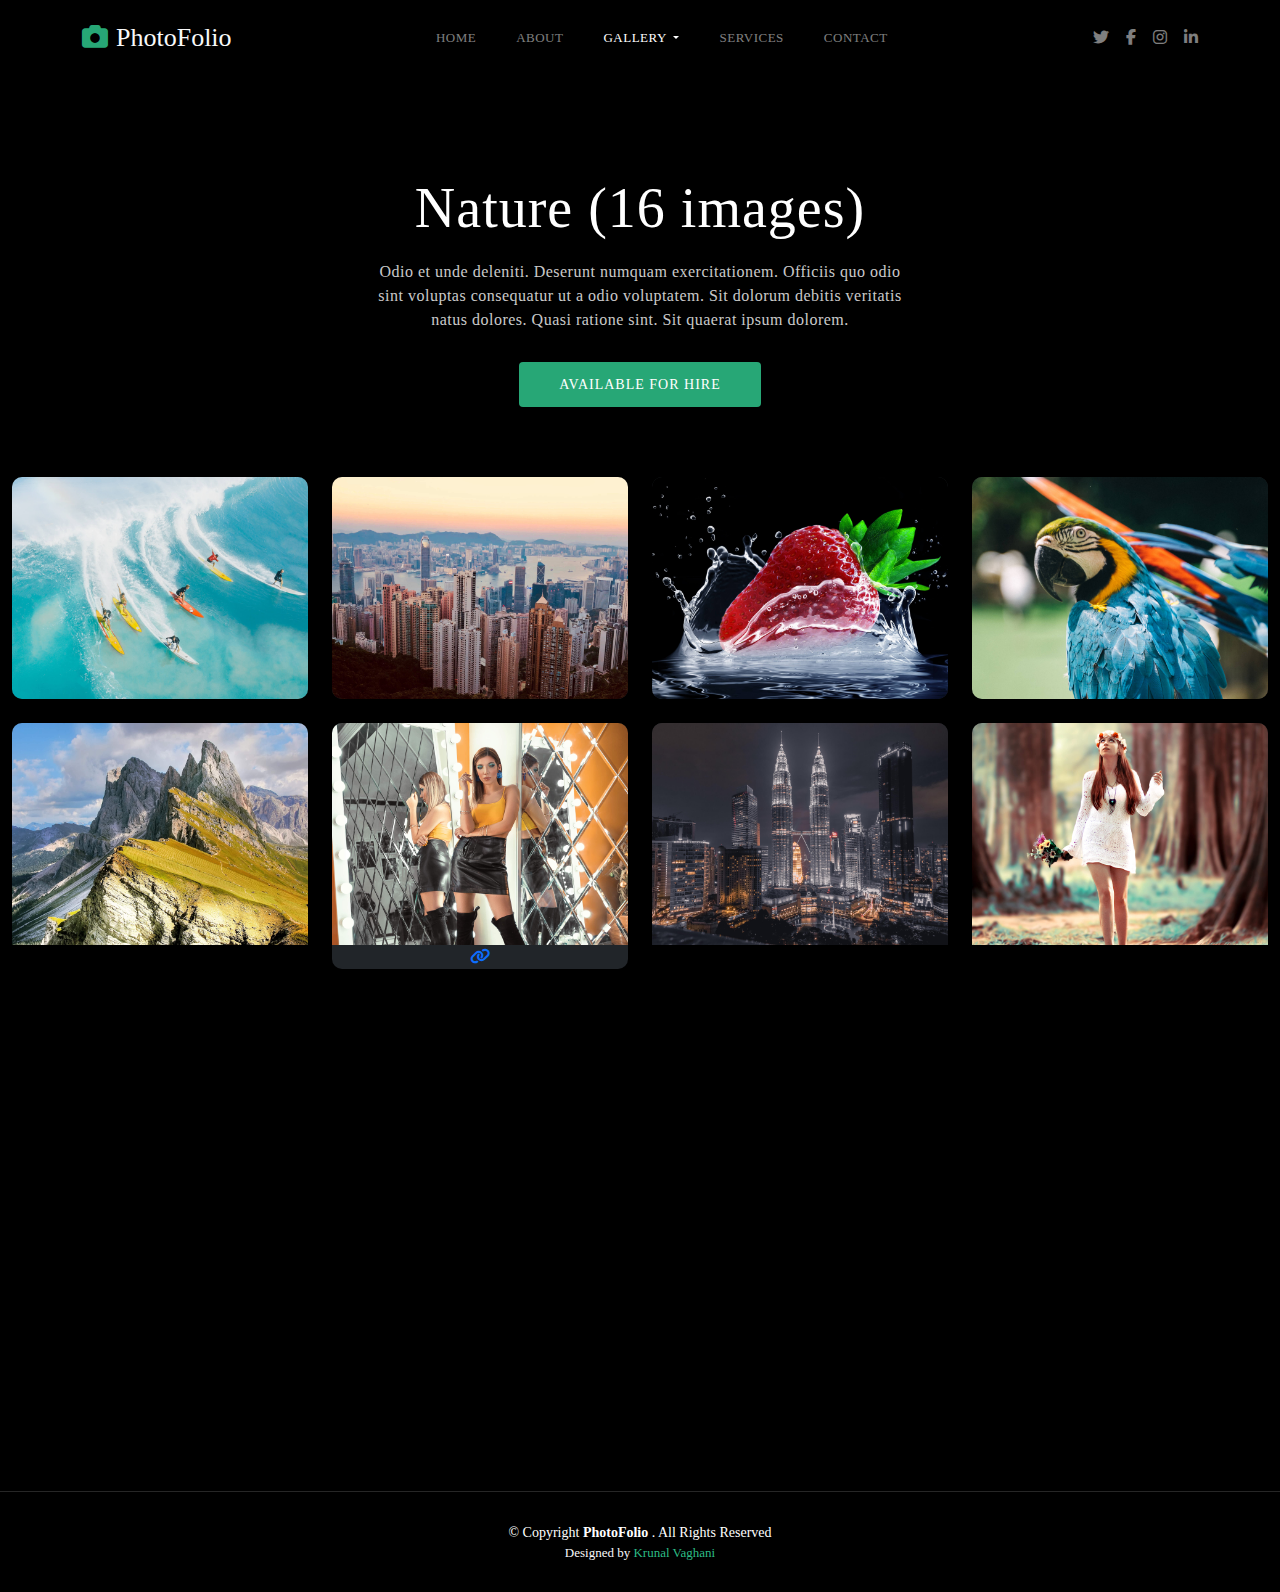
<file: Nature.html>
<!DOCTYPE html>
<html lang="en">

<head>
    <meta charset="UTF-8">
    <meta name="viewport" content="width=device-width, initial-scale=1.0">
    <title>Photofolio</title>

    <!-- bootstrap file  -->
    <link rel="stylesheet" href="css/bootstrap.min.css">

    <!-- font awesome link  -->
    <link rel="stylesheet" href="https://cdnjs.cloudflare.com/ajax/libs/font-awesome/6.4.2/css/all.min.css">

    <!-- main css file  -->
    <link rel="stylesheet" href="css/style.css">

    <!-- animate link  -->
    <link rel="stylesheet" href="https://cdnjs.cloudflare.com/ajax/libs/animate.css/4.1.1/animate.min.css" />

</head>

<body style="background-color: black ">

    <button class="scrollToTopBtn">🢙</button>

    <header class="position-sticky top-0  z-index-99 bg-black">
        <div class="container-fluid  ">
            <div class="container">
                <div class="row ">
                    <div class="col-12">

                        <nav class="navbar navbar-expand-lg navbar-light animate__animated animate__fadeInDown wow">
                            <div class="container-fluid p-0">

                                <a class="navbar-brand logo text-light" href="index.html"><i
                                        class="fa-solid fa-camera me-2"></i></i>PhotoFolio</a>

                                <button class="navbar-toggler" type="button" data-bs-toggle="collapse"
                                    data-bs-target="#navbarSupportedContent" aria-controls="navbarSupportedContent"
                                    aria-expanded="false" aria-label="Toggle navigation">
                                    <span class="navbar-toggler-icon "><i class="fa-solid fa-bars"></i></span>
                                </button>

                                <div class="collapse navbar-collapse justify-content-center "
                                    id="navbarSupportedContent">
                                    <ul class="navbar-nav  mb-2 mb-lg-0 ">

                                        <li class="nav-item">
                                            <a class="nav-link active hov " aria-current="page"
                                                href="index.html">HOME</a>
                                        </li>

                                        <li class="nav-item">
                                            <a class="nav-link active hov" aria-current="page"
                                                href="about.html">ABOUT</a>
                                        </li>

                                        <li class="nav-item dropdown text-center ">
                                            <a class="nav-link dropdown-toggle hov" href="" id="navbarDropdown"
                                                role="button" data-bs-toggle="dropdown" aria-expanded="false"
                                                style="color: white !important;">
                                                GALLERY
                                            </a>
                                            <ul class="dropdown-menu " aria-labelledby="navbarDropdown">
                                                <li><a class="dropdown-item" href="Nature.html">Nature</a></li>
                                                <li><a class="dropdown-item" href="Nature.html">People</a></li>
                                                <li><a class="dropdown-item" href="Nature.html">Architecture</a></li>
                                                <li><a class="dropdown-item" href="Nature.html">Animals</a></li>
                                                <li><a class="dropdown-item" href="Nature.html">Sports</a></li>
                                                <li><a class="dropdown-item" href="Nature.html">Travel</a></li>

                                            </ul>
                                        </li>

                                        <li class="nav-item">
                                            <a class="nav-link active hov" aria-current="page"
                                                href="Services.html">SERVICES</a>
                                        </li>

                                        <li class="nav-item">
                                            <a class="nav-link active hov" aria-current="page"
                                                href="Contact.html">CONTACT</a>
                                        </li>

                                    </ul>

                                </div>


                                <div class="header-social-icon">
                                    <ul class="d-flex p-0 m-0 justify-content-center">
                                        <li><a href="" class="hov"><i class="fa-brands fa-twitter"></i></a></li>
                                        <li><a href="" class="hov"><i class="fa-brands fa-facebook-f"></i></a></li>
                                        <li><a href="" class="hov"><i class="fa-brands fa-instagram"></i></a></li>
                                        <li><a href="" class="hov"><i class="fa-brands fa-linkedin-in"></i></a></li>
                                    </ul>
                                </div>

                            </div>
                        </nav>

                    </div>
                </div>
            </div>
        </div>
    </header>

    <section>
        <div class="container-fluid animate__animated animate__zoomIn wow">
            <div class="container">
                <div class="row justify-content-center">
                    <div class="col-lg-6">
                        <div class="hero text-center">
                            <div class="page-header">
                                <h2>Nature (16 images)</h2>
                                <p>Odio et unde deleniti. Deserunt numquam exercitationem. Officiis quo odio sint
                                    voluptas consequatur ut a odio voluptatem. Sit dolorum debitis veritatis natus
                                    dolores. Quasi ratione sint. Sit quaerat ipsum dolorem.
                                </p>
                                <a href="Contact.html" class="btn-get-start btn-5">Available for hire</a>
                            </div>

                        </div>
                    </div>
                </div>
            </div>
        </div>
    </section>


   
    <section>
        <div class="container-fluid">
            <div class="row gy-4 justify-content-center">

                <!-- 1 -->
                <div class="col-xl-3 col-lg-4 col-md-6 animate__animated animate__fadeInBottomLeft wow">
                    <div class="gallery-item h-100">
                        <div class="card border-0 bg-dark">
                            <img src="img/gallery-1.jpg" class="card-img-top" alt="">

                            <div class="gallery-links d-flex align-items-center justify-content-center">
                                <a href="Gallery.html"><i class="fa-solid fa-link"></i></a>
                            </div>

                        </div>
                    </div>
                </div>

                <!-- 2 -->
                <div class="col-xl-3 col-lg-4 col-md-6 animate__animated animate__fadeInBottomLeft wow">
                    <div class="gallery-item h-100">
                        <div class="card border-0 bg-dark">
                            <img src="img/gallery-2.jpg" class="card-img-top" alt="">

                            <div class="gallery-links d-flex align-items-center justify-content-center">
                                <a href="Gallery.html"><i class="fa-solid fa-link"></i></a>
                            </div>

                        </div>
                    </div>
                </div>

                <!-- 3 -->
                <div class="col-xl-3 col-lg-4 col-md-6 animate__animated animate__fadeInBottomRight wow">
                    <div class="gallery-item h-100">
                        <div class="card border-0 bg-dark">
                            <img src="img/gallery-3.jpg" class="card-img-top" alt="">

                            <div class="gallery-links d-flex align-items-center justify-content-center">
                                <a href="Gallery.html"><i class="fa-solid fa-link"></i></a>
                            </div>

                        </div>
                    </div>
                </div>

                <!-- 4 -->
                <div class="col-xl-3 col-lg-4 col-md-6 animate__animated animate__fadeInBottomRight wow">
                    <div class="gallery-item h-100">
                        <div class="card border-0 bg-dark">
                            <img src="img/gallery-4.jpg" class="card-img-top" alt="">

                            <div class="gallery-links d-flex align-items-center justify-content-center">
                                <a href="Gallery.html"><i class="fa-solid fa-link"></i></a>
                            </div>

                        </div>
                    </div>
                </div>


                <!-- 5 -->
                <div class="col-xl-3 col-lg-4 col-md-6 animate__animated animate__fadeInBottomLeft wow">
                    <div class="gallery-item h-100">
                        <div class="card border-0 bg-dark">
                            <img src="img/gallery-5.jpg" class="card-img-top" alt="">

                            <div class="gallery-links d-flex align-items-center justify-content-center">
                                <a href="Gallery.html"><i class="fa-solid fa-link"></i></a>
                            </div>

                        </div>
                    </div>
                </div>

                <!-- 6 -->
                <div class="col-xl-3 col-lg-4 col-md-6 animate__animated animate__fadeInBottomLeft wow">
                    <div class="gallery-item h-100">
                        <div class="card border-0 bg-dark">
                            <img src="img/gallery-6.jpg" class="card-img-top" alt="">

                            <div class="gallery.htmlallery-links d-flex align-items-center justify-content-center">
                                <a href=""><i class="fa-solid fa-link"></i></a>
                            </div>

                        </div>
                    </div>
                </div>

                <!-- 7 -->
                <div class="col-xl-3 col-lg-4 col-md-6 animate__animated animate__fadeInBottomRight wow">
                    <div class="gallery-item h-100">
                        <div class="card border-0 bg-dark">
                            <img src="img/gallery-7.jpg" class="card-img-top" alt="">

                            <div class="gallery-links d-flex align-items-center justify-content-center">
                                <a href="Gallery.html"><i class="fa-solid fa-link"></i></a>
                            </div>

                        </div>
                    </div>
                </div>

                <!-- 8 -->
                <div class="col-xl-3 col-lg-4 col-md-6 animate__animated animate__fadeInBottomRight wow">
                    <div class="gallery-item h-100">
                        <div class="card border-0 bg-dark">
                            <img src="img/gallery-8.jpg" class="card-img-top" alt="">

                            <div class="gallery-links d-flex align-items-center justify-content-center">
                                <a href="Gallery.html"><i class="fa-solid fa-link"></i></a>
                            </div>

                        </div>
                    </div>
                </div>


                <!-- 9 -->
                <div class="col-xl-3 col-lg-4 col-md-6 animate__animated animate__fadeInBottomLeft wow">
                    <div class="gallery-item h-100">
                        <div class="card border-0 bg-dark">
                            <img src="img/gallery-9.jpg" class="card-img-top" alt="">

                            <div class="gallery-links d-flex align-items-center justify-content-center">
                                <a href="Gallery.html"><i class="fa-solid fa-link"></i></a>
                            </div>

                        </div>
                    </div>
                </div>

                <!-- 10 -->
                <div class="col-xl-3 col-lg-4 col-md-6 animate__animated animate__fadeInBottomLeft wow">
                    <div class="gallery-item h-100">
                        <div class="card border-0 bg-dark">
                            <img src="img/gallery-10.jpg" class="card-img-top" alt="">

                            <div class="gallery-links d-flex align-items-center justify-content-center">
                                <a href="Gallery.html"><i class="fa-solid fa-link"></i></a>
                            </div>

                        </div>
                    </div>
                </div>

                <!-- 11 -->
                <div class="col-xl-3 col-lg-4 col-md-6 animate__animated animate__fadeInBottomRight wow">
                    <div class="gallery-item h-100">
                        <div class="card border-0 bg-dark">
                            <img src="img/gallery-11.jpg" class="card-img-top" alt="">

                            <div class="gallery-links d-flex align-items-center justify-content-center">
                                <a href="Gallery.html"><i class="fa-solid fa-link"></i></a>
                            </div>

                        </div>
                    </div>
                </div>

                <!-- 12 -->
                <div class="col-xl-3 col-lg-4 col-md-6 animate__animated animate__fadeInBottomRight wow">
                    <div class="gallery-item h-100">
                        <div class="card border-0 bg-dark">
                            <img src="img/gallery-12.jpg" class="card-img-top" alt="">

                            <div class="gallery-links d-flex align-items-center justify-content-center">
                                <a href="Gallery.html"><i class="fa-solid fa-link"></i></a>
                            </div>

                        </div>
                    </div>
                </div>


                <!-- 13 -->
                <div class="col-xl-3 col-lg-4 col-md-6 animate__animated animate__fadeInBottomLeft wow">
                    <div class="gallery-item h-100">
                        <div class="card border-0 bg-dark">
                            <img src="img/gallery-13.jpg" class="card-img-top" alt="">

                            <div class="gallery-links d-flex align-items-center justify-content-center">
                                <a href="Gallery.html"><i class="fa-solid fa-link"></i></a>
                            </div>

                        </div>
                    </div>
                </div>

                <!-- 14 -->
                <div class="col-xl-3 col-lg-4 col-md-6 animate__animated animate__fadeInBottomLeft wow">
                    <div class="gallery-item h-100">
                        <div class="card border-0 bg-dark">
                            <img src="img/gallery-14.jpg" class="card-img-top" alt="">

                            <div class="gallery-links d-flex align-items-center justify-content-center">
                                <a href="Gallery.html"><i class="fa-solid fa-link"></i></a>
                            </div>

                        </div>
                    </div>
                </div>

                <!-- 15 -->
                <div class="col-xl-3 col-lg-4 col-md-6 animate__animated animate__fadeInBottomRight wow">
                    <div class="gallery-item h-100">
                        <div class="card border-0 bg-dark">
                            <img src="img/gallery-15.jpg" class="card-img-top" alt="">

                            <div class="gallery-links d-flex align-items-center justify-content-center">
                                <a href="Gallery.html"><i class="fa-solid fa-link"></i></a>
                            </div>

                        </div>
                    </div>
                </div>

                <!-- 16 -->
                <div class="col-xl-3 col-lg-4 col-md-6 animate__animated animate__fadeInBottomRight wow">
                    <div class="gallery-item h-100">
                        <div class="card border-0 bg-dark">
                            <img src="img/gallery-16.jpg" class="card-img-top" alt="">

                            <div class="gallery-links d-flex align-items-center justify-content-center">
                                <a href="Gallery.html"><i class="fa-solid fa-link"></i></a>
                            </div>

                        </div>
                    </div>
                </div>


            </div>
        </div>
    </section>



    <footer>

        <div class="container-fluid">
            <div class="container">
                <div class="row text-center">

                    <div class="copyright">
                        © Copyright
                        <strong><span>PhotoFolio</span></strong>
                        . All Rights Reserved
                    </div>

                    <div class="credits text-light">
                        Designed by <a href="https://github.com/Krunal-Vaghani">Krunal Vaghani</a>
                    </div>

                </div>
            </div>
        </div>

    </footer>

    <!-- jquery main file -->
    <script src="js/jquery-min.js"></script>

    <!-- wow js  -->
    <script src="https://cdnjs.cloudflare.com/ajax/libs/wow/1.1.2/wow.min.js"></script>
    <script>
        new WOW().init();
    </script>

    <!-- back to top  -->
    <script src="js/back to top.js"></script>

    <!-- bootstrap js file  -->
    <script src="js/bootstrap.bundle.js"></script>
</body>

</html>
</file>
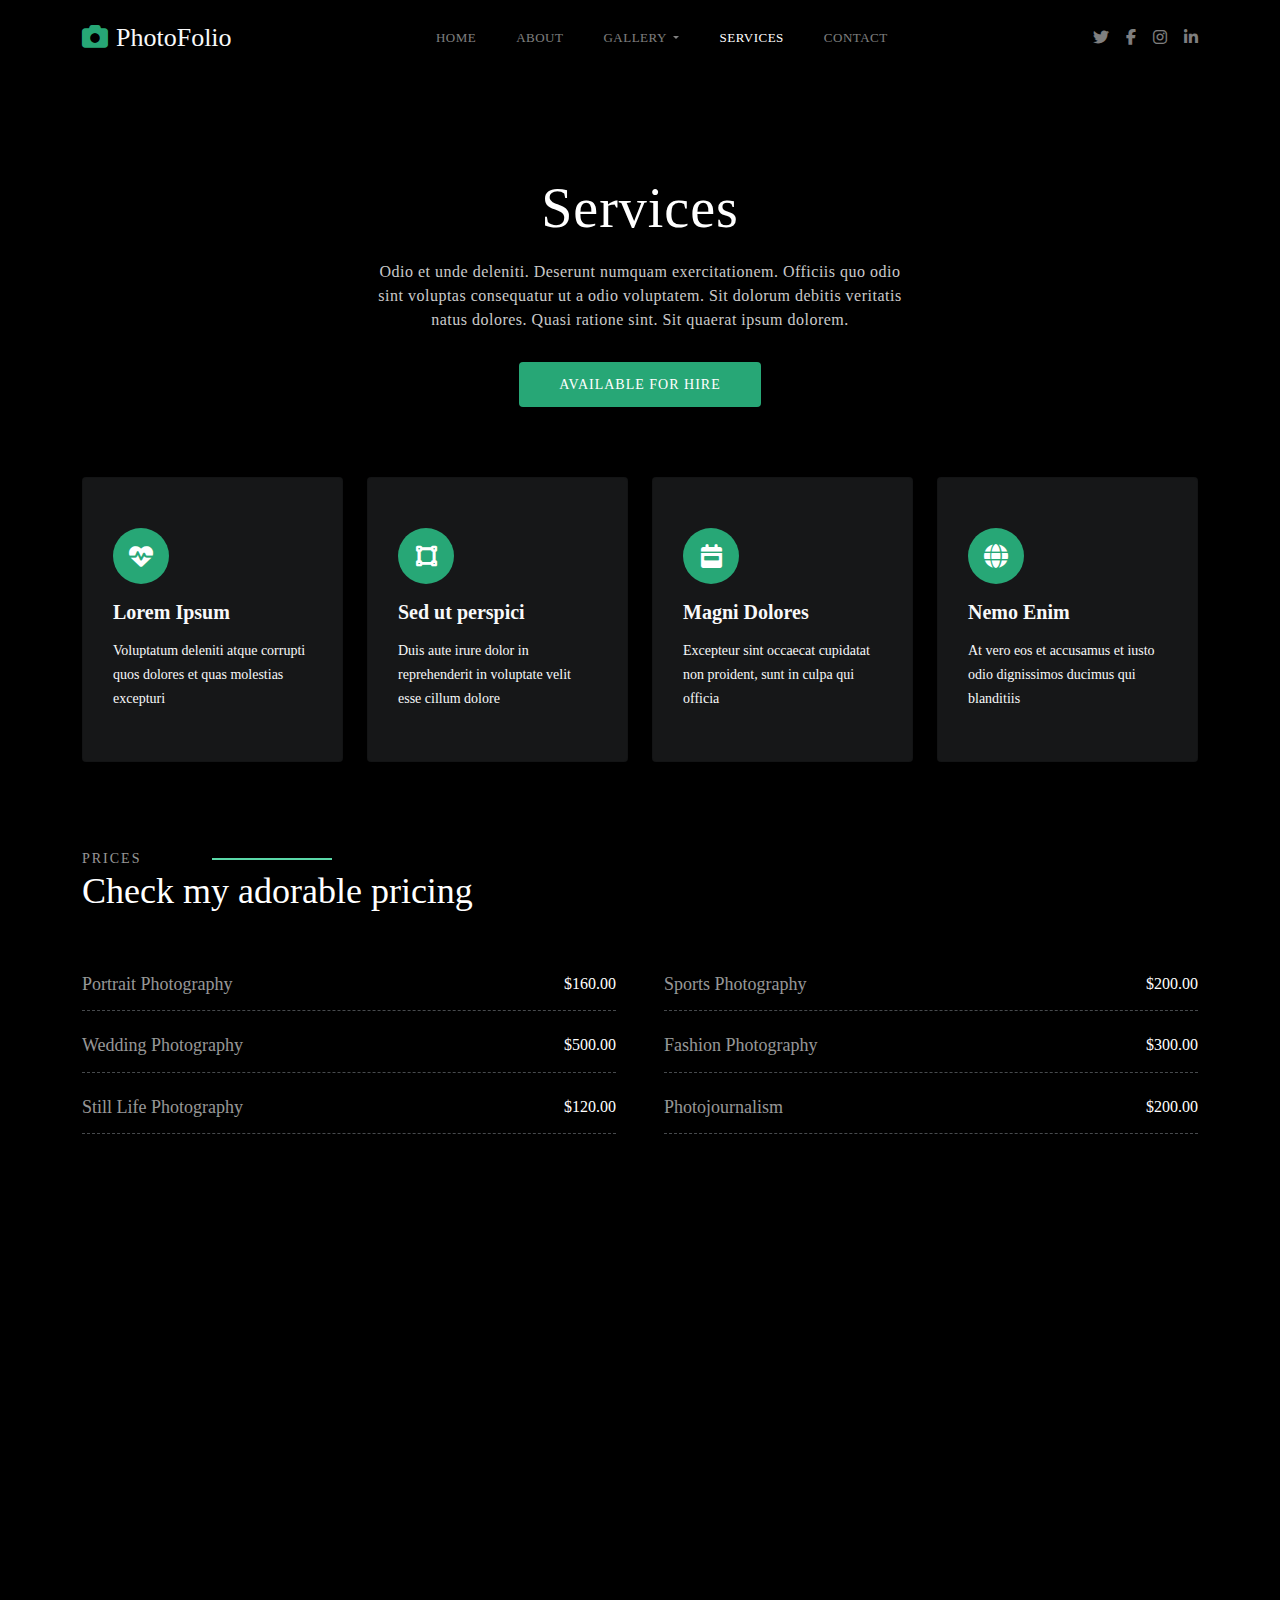
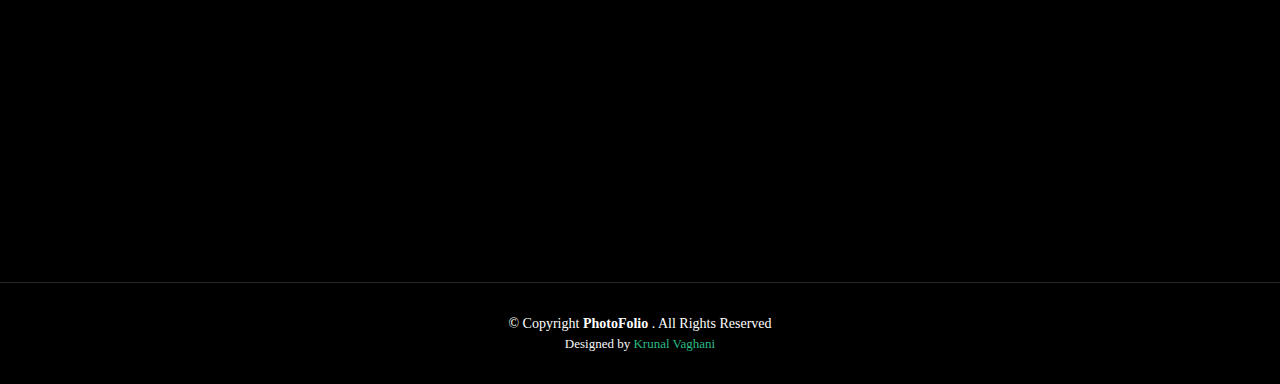
<file: Services.html>
<!DOCTYPE html>
<html lang="en">

<head>
    <meta charset="UTF-8">
    <meta name="viewport" content="width=device-width, initial-scale=1.0">
    <title>Photofolio</title>

    <!-- bootstrap file  -->
    <link rel="stylesheet" href="css/bootstrap.min.css">

    <!-- font awesome link  -->
    <link rel="stylesheet" href="https://cdnjs.cloudflare.com/ajax/libs/font-awesome/6.4.2/css/all.min.css">

    <!-- main css file  -->
    <link rel="stylesheet" href="css/style.css">

    <!-- animate link  -->
    <link rel="stylesheet" href="https://cdnjs.cloudflare.com/ajax/libs/animate.css/4.1.1/animate.min.css" />

    <!-- owl carousel  -->
    <link rel="stylesheet" href="css/owl.carousel.min.css">
    <link rel="stylesheet" href="css/owl.theme.green.min.css">

</head>

<body style="background-color: black ">

    <button class="scrollToTopBtn">🢙</button>

    <header class="position-sticky top-0  z-index-99 bg-black animate__animated animate__fadeInDown wow">
        <div class="container-fluid  ">
            <div class="container">
                <div class="row ">
                    <div class="col-12">


                        <nav class="navbar navbar-expand-lg navbar-light">
                            <div class="container-fluid p-0">

                                <a class="navbar-brand logo text-light" href="index.html"><i
                                        class="fa-solid fa-camera me-2"></i></i>PhotoFolio</a>

                                <button class="navbar-toggler" type="button" data-bs-toggle="collapse"
                                    data-bs-target="#navbarSupportedContent" aria-controls="navbarSupportedContent"
                                    aria-expanded="false" aria-label="Toggle navigation">
                                    <span class="navbar-toggler-icon "><i class="fa-solid fa-bars"></i></span>
                                </button>

                                <div class="collapse navbar-collapse justify-content-center "
                                    id="navbarSupportedContent">
                                    <ul class="navbar-nav  mb-2 mb-lg-0 ">

                                        <li class="nav-item">
                                            <a class="nav-link active hov " aria-current="page"
                                                href="index.html">HOME</a>
                                        </li>

                                        <li class="nav-item">
                                            <a class="nav-link active hov" aria-current="page"
                                                href="about.html">ABOUT</a>
                                        </li>

                                        <li class="nav-item dropdown text-center ">
                                            <a class="nav-link dropdown-toggle hov" href="Nature.html"
                                                id="navbarDropdown" role="button" data-bs-toggle="dropdown"
                                                aria-expanded="false">
                                                GALLERY
                                            </a>
                                            <ul class="dropdown-menu " aria-labelledby="navbarDropdown">
                                                <li><a class="dropdown-item" href="Nature.html">Nature</a></li>
                                                <li><a class="dropdown-item" href="Nature.html">People</a></li>
                                                <li><a class="dropdown-item" href="Nature.html">Architecture</a></li>
                                                <li><a class="dropdown-item" href="Nature.html">Animals</a></li>
                                                <li><a class="dropdown-item" href="Nature.html">Sports</a></li>
                                                <li><a class="dropdown-item" href="Nature.html">Travel</a></li>

                                            </ul>
                                        </li>

                                        <li class="nav-item">
                                            <a class="nav-link active hov" style="color: white !important;"
                                                aria-current="page" href="Services.html">SERVICES </a>
                                        </li>

                                        <li class="nav-item">
                                            <a class="nav-link active hov" aria-current="page"
                                                href="Contact.html">CONTACT</a>
                                        </li>

                                    </ul>

                                </div>


                                <div class="header-social-icon">
                                    <ul class="d-flex p-0 m-0 justify-content-center">
                                        <li><a href="" class="hov"><i class="fa-brands fa-twitter"></i></a></li>
                                        <li><a href="" class="hov"><i class="fa-brands fa-facebook-f"></i></a></li>
                                        <li><a href="" class="hov"><i class="fa-brands fa-instagram"></i></a></li>
                                        <li><a href="" class="hov"><i class="fa-brands fa-linkedin-in"></i></a></li>
                                    </ul>
                                </div>

                            </div>
                        </nav>

                    </div>
                </div>
            </div>
        </div>
    </header>

    <section>
        <div class="container-fluid animate__animated animate__zoomIn wow">
            <div class="container">
                <div class="row justify-content-center">
                    <div class="col-lg-6">
                        <div class="hero text-center">
                            <div class="page-header">
                                <h2>Services</h2>
                                <p>Odio et unde deleniti. Deserunt numquam exercitationem. Officiis quo odio sint
                                    voluptas
                                    consequatur ut a odio voluptatem. Sit dolorum debitis veritatis natus dolores. Quasi
                                    ratione sint. Sit quaerat ipsum dolorem.</p>
                                <a href="Contact.html" class="btn-get-start btn-5">Available for hire</a>
                            </div>

                        </div>
                    </div>
                </div>
            </div>
        </div>
    </section>


    <section>
        <div class="container-fluid">
            <div class="container">
                <div class="row">

                    <!-- 1 -->
                    <div class="col-xl-3 col-md-6 d-flex mb-3  animate__animated animate__fadeInBottomLeft wow">
                        <div class="card s-card">
                            <div class="card-body p-0">
                                <i class="fa-solid fa-heart-pulse mb-3"></i>
                                <h5 class="card-title text-light">Lorem Ipsum</h5>
                                <p class="card-text text-light">Voluptatum deleniti atque corrupti quos dolores et quas
                                    molestias excepturi</p>
                            </div>
                        </div>
                    </div>

                    <!-- 2 -->
                    <div class="col-xl-3 col-md-6 d-flex mb-3  animate__animated animate__fadeInBottomLeft wow">
                        <div class="card s-card">
                            <div class="card-body p-0">
                                <i class="fa-solid fa-vector-square mb-3"></i>
                                <h5 class="card-title text-light">Sed ut perspici</h5>
                                <p class="card-text text-light">Duis aute irure dolor in reprehenderit in voluptate
                                    velit esse cillum dolore</p>
                            </div>
                        </div>
                    </div>

                    <!-- 3 -->
                    <div class="col-xl-3 col-md-6 d-flex mb-3  animate__animated animate__fadeInBottomRight wow">
                        <div class="card s-card">
                            <div class="card-body p-0">
                                <i class="fa-solid fa-calendar-week mb-3"></i>
                                <h5 class="card-title text-light">Magni Dolores</h5>
                                <p class="card-text text-light">Excepteur sint occaecat cupidatat non proident, sunt in
                                    culpa qui officia</p>
                            </div>
                        </div>
                    </div>

                    <!-- 4 -->
                    <div class="col-xl-3 col-md-6 d-flex mb-3  animate__animated animate__fadeInBottomRight wow">
                        <div class="card s-card">
                            <div class="card-body p-0">
                                <i class="fa-solid fa-globe mb-3"></i>
                                <h5 class="card-title text-light">Nemo Enim</h5>
                                <p class="card-text text-light">At vero eos et accusamus et iusto odio dignissimos
                                    ducimus qui blanditiis</p>
                            </div>
                        </div>
                    </div>

                </div>
            </div>
        </div>
    </section>



    <section class="pricing animate__animated animate__bounceIn wow">
        <div class="container-fluid">
            <div class="container">
                <div class="section-header">
                    <h2>PRICES</h2>
                    <p>Check my adorable pricing</p>
                </div>


                <div class="row gy-4 gx-lg-5">
                    <!-- 1 -->
                    <div class="col-lg-6">
                        <div class="pricing-item d-flex justify-content-between">
                            <h3>Portrait Photography</h3>
                            <h4>$160.00</h4>
                        </div>
                    </div>
                    <!-- 2 -->
                    <div class="col-lg-6">
                        <div class="pricing-item d-flex justify-content-between">
                            <h3>Sports Photography</h3>
                            <h4>$200.00</h4>
                        </div>
                    </div>
                    <!-- 3 -->
                    <div class="col-lg-6">
                        <div class="pricing-item d-flex justify-content-between">
                            <h3>Wedding Photography</h3>
                            <h4>$500.00</h4>
                        </div>
                    </div>
                    <!-- 4 -->
                    <div class="col-lg-6">
                        <div class="pricing-item d-flex justify-content-between">
                            <h3>Fashion Photography</h3>
                            <h4>$300.00</h4>
                        </div>
                    </div>
                    <!-- 5 -->
                    <div class="col-lg-6">
                        <div class="pricing-item d-flex justify-content-between">
                            <h3>Still Life Photography</h3>
                            <h4>$120.00</h4>
                        </div>
                    </div>
                    <!-- 6 -->
                    <div class="col-lg-6">
                        <div class="pricing-item d-flex justify-content-between">
                            <h3>Photojournalism</h3>
                            <h4>$200.00</h4>
                        </div>
                    </div>

                </div>


            </div>
        </div>
    </section>


    <section class="mt-80">

        <div class="container-fluid animate__animated animate__backInUp wow">
            <div class="container">
                <div class="row">
                    <div class="section-header">
                        <h2>Testimonials</h2>
                        <p>What they are saying</p>

                        <div class="gtco-testimonials">
                            <div class="owl-carousel owl-carousel1 owl-theme">

                                <!-- 1 -->
                                <div>
                                    <div class="card text-center">
                                        <div class="card-body">
                                            <ul class="p-0 m-0 d-flex justify-content-center py-3">
                                                <li><i class="fa-solid fa-star"></i></li>
                                                <li><i class="fa-solid fa-star"></i></li>
                                                <li><i class="fa-solid fa-star"></i></li>
                                                <li><i class="fa-solid fa-star"></i></li>
                                                <li><i class="fa-solid fa-star"></i></li>
                                            </ul>

                                            <p class="card-text">Proin iaculis purus consequat sem cure digni ssim
                                                donec porttitora entum suscipit rhoncus. Accusantium quam, ultricies
                                                eget id, aliquam eget nibh et. Maecen aliquam, risus at semper</p>
                                            <img class="card-img-top" src="img/testimonial/testimonials-1.jpg" alt="">
                                            <h5 class="mt-3">Saul Goodman<br />
                                                <span>Ceo & Founder</span>
                                            </h5>
                                        </div>
                                    </div>
                                </div>

                                <!-- 2 -->
                                <div>
                                    <div class="card text-center">
                                        <div class="card-body">

                                            <ul class="p-0 m-0 d-flex justify-content-center py-3">
                                                <li><i class="fa-solid fa-star"></i></li>
                                                <li><i class="fa-solid fa-star"></i></li>
                                                <li><i class="fa-solid fa-star"></i></li>
                                                <li><i class="fa-solid fa-star"></i></li>
                                                <li><i class="fa-solid fa-star"></i></li>
                                            </ul>

                                            <p class="card-text">Export tempor illum tamen malis malis eram quae irure
                                                esse labore quem cillum quid cillum eram malis quorum velit fore eram
                                                velit sunt aliqua noster fugiat irure amet legam anim culpa</p>
                                            <img class="card-img-top" src="img/testimonial/testimonials-2.jpg" alt="">
                                            <h5 class="mt-3">Sara Wilsson<br />
                                                <span>Designer</span>
                                            </h5>
                                        </div>
                                    </div>
                                </div>

                                <!-- 3 -->
                                <div>
                                    <div class="card text-center">
                                        <div class="card-body">

                                            <ul class="p-0 m-0 d-flex justify-content-center py-3">
                                                <li><i class="fa-solid fa-star"></i></li>
                                                <li><i class="fa-solid fa-star"></i></li>
                                                <li><i class="fa-solid fa-star"></i></li>
                                                <li><i class="fa-solid fa-star"></i></li>
                                                <li><i class="fa-solid fa-star"></i></li>
                                            </ul>

                                            <p class="card-text">Enim nisi quem export duis labore cillum quae magna
                                                enim sint quorum nulla quem veniam duis minim tempor labore quem eram
                                                duis noster aute amet eram fore quis sint minim.</p>
                                            <img class="card-img-top" src="img/testimonial/testimonials-3.jpg" alt="">
                                            <h5 class="mt-3">Jena Karlis<br />
                                                <span>Store Owner</span>
                                            </h5>
                                        </div>
                                    </div>
                                </div>

                                <!-- 4 -->
                                <div>
                                    <div class="card text-center">
                                        <div class="card-body">

                                            <ul class="p-0 m-0 d-flex justify-content-center py-3">
                                                <li><i class="fa-solid fa-star"></i></li>
                                                <li><i class="fa-solid fa-star"></i></li>
                                                <li><i class="fa-solid fa-star"></i></li>
                                                <li><i class="fa-solid fa-star"></i></li>
                                                <li><i class="fa-solid fa-star"></i></li>
                                            </ul>

                                            <p class="card-text">Fugiat enim eram quae cillum dolore dolor amet nulla
                                                culpa multos export minim fugiat minim velit minim dolor enim duis
                                                veniam ipsum anim magna sunt elit fore quem dolore labore illum veniam
                                            </p>
                                            <img class="card-img-top" src="img/testimonial/testimonials-4.jpg" alt="">
                                            <h5 class="mt-3">Matt Brandon<br />
                                                <span>Freelancer</span>
                                            </h5>
                                        </div>
                                    </div>
                                </div>

                                <!-- 5 -->
                                <div>
                                    <div class="card text-center">
                                        <div class="card-body">
                                            <ul class="p-0 m-0 d-flex justify-content-center py-3">
                                                <li><i class="fa-solid fa-star"></i></li>
                                                <li><i class="fa-solid fa-star"></i></li>
                                                <li><i class="fa-solid fa-star"></i></li>
                                                <li><i class="fa-solid fa-star"></i></li>
                                                <li><i class="fa-solid fa-star"></i></li>
                                            </ul>

                                            <p class="card-text">Quis quorum aliqua sint quem legam fore sunt eram
                                                irure aliqua veniam tempor noster veniam enim culpa labore duis sunt
                                                culpa nulla illum cillum fugiat legam esse veniam culpa fore nisi cillum
                                                quid</p>
                                            <img class="card-img-top" src="img/testimonial/testimonials-5.jpg" alt="">
                                            <h5 class="mt-3">John Larson<br />
                                                <span>Entrepreneur</span>
                                            </h5>
                                        </div>
                                    </div>
                                </div>


                            </div>
                        </div>
                    </div>
                </div>
            </div>
        </div>
        </div>

    </section>


    <footer>

        <div class="container-fluid">
            <div class="container">
                <div class="row text-center">

                    <div class="copyright">
                        © Copyright
                        <strong><span>PhotoFolio</span></strong>
                        . All Rights Reserved
                    </div>

                    <div class="credits text-light">
                        Designed by <a href="https://github.com/Krunal-Vaghani">Krunal Vaghani</a>
                    </div>

                </div>
            </div>
        </div>

    </footer>



    <!-- jquery main file -->
    <script src="js/jquery-min.js"></script>

    <!-- wow js  -->
    <script src="https://cdnjs.cloudflare.com/ajax/libs/wow/1.1.2/wow.min.js"></script>
    <script>
        new WOW().init();
    </script>

    <!-- back to top  -->
    <script src="js/back to top.js"></script>

    <!-- owl carousel -->
    <script src="js/owl.carousel.min.js"></script>

    <!-- testimonial -->
    <script src="js/testimonial.js"></script>



    <!-- bootstrap js file  -->
    <script src="js/bootstrap.bundle.js"></script>
</body>

</html>
</file>
<file: css/style.css>
@font-face {
    font-family: cardo;
    src: url(/font/Cardo/Cardo-Bold.ttf) url(/font/Cardo/Cardo-Regular.ttf);

}

* {
    margin: 0;
    padding: 0;
    text-decoration: none !important;
    list-style: none !important;
    font-family: 'Roboto';

}

body {
    overflow-x: hidden;

}

.logo {
    font-size: 26px;
    font-family: cardo;
    font-weight: 500;
    transition: 1s;
}

.logo i {
    color: #27a776;
    transition: 1s;

}

.logo:hover i {
    color: #fff;
}

.logo:hover {
    color: #32cf93 !important;
}

.nav-link {
    font-size: 13px;
    padding: 20px 20px !important;
    color: #ffffff80 !important;
    font-weight: 500;
    letter-spacing: 0.5px;
}

.navbar-light .navbar-toggler-icon {
    background-image: none;
    color: #fff;
}


.hav {
    transition: 1s !important;
}

.hov:hover {
    color: #fff !important;
}

@media (max-width:425px) {
    .logo {
        font-size: 24px;
    }
}

/* drop down menu */

.dropdown-menu {
    background-color: #161718 !important;
    border-radius: 5px;


}


.dropdown-item {
    color: #ffffff80;
    padding: 10px 20px !important;
    font-size: 15px !important;
    font-weight: 400;
    display: block;
}

.dropdown-item:hover {
    color: #fff !important;
    background-color: #161718 !important;


}





@media (max-width:991px) {
    .navbar-nav {
        text-align: center !important;
    }


}

@media (max-width:1400px) and (min-width:992px) {
    .dropdown-menu {
        display: none !important;
    }

    .nav-item:hover .dropdown-menu {
        display: block !important;
    }

}

/* social icon  */

.header-social-icon ul li a {
    color: #ffffff80;
    padding-left: 17px;
    display: inline-block;
    line-height: 0px;
    transition: 0.3s;
    font-size: 16px;
}


@media (max-width:991px) {
    .header-social-icon {
        display: none;
    }
}

.z-index-99 {
    z-index: 999;
}

.bg-black {
    background-color: black;
}

/* section 1 */

.hero {
    padding: 90px 0 70px 0;
}

.hero h2 {
    margin: 0 0 10px 0;
    font-size: 38px;
    font-weight: 700;
    color: #fff;
    font-family: cardo;
    letter-spacing: 1px;
    line-height: 1.5;
}

.hero h2 span {
    position: relative;
    z-index: 1;
    padding: 0 5px;
    display: inline-block;
    font-family: cardo;
}

.hero h2 span::before {
    content: "";
    position: absolute;
    max-width: 250px;
    height: 50%;
    bottom: 0;
    left: 0;
    right: 0;
    background-color: #27a776;
    z-index: -1;

}

.hero P {
    color: #ffffffcc;
    margin-bottom: 30px;
    font-size: 16px;
    letter-spacing: 0.5px;
    font-weight: 300;
}


@media (max-width: 768px) {
    .hero h2 {
        font-size: 32px;
    }
}

.btn-get-start {
    font-weight: 400;
    font-size: 14px;
    display: inline-block;
    padding: 12px 40px;
    background-color: #27a776;
    border-radius: 4px;
    letter-spacing: 1px;
    text-transform: uppercase;
    color: #fff;
    position: relative;
    transition: 1s;
}

.btn-5 {
    border: none;
}

.btn-5:hover {
    color: #fff;
    background: transparent;
    box-shadow: none;
}

.btn-5::before,
.btn-5::after {
    content: '';
    position: absolute;
    top: 0;
    right: 0;
    height: 2px;
    width: 0;
    background: #2cbc85;
    transition: 400ms ease all;
}


.btn-5::after {
    right: inherit;
    top: inherit;
    left: 0;
    bottom: 0;
}

.btn-5:hover::before,
.btn-5:hover::after {
    width: 100%;
    transition: 800ms ease all;
}




/* section 2 */

.gallery-item {
    position: relative;
    overflow: hidden;
    border-radius: 10px;
}


.gallery-item img {
    transition: 0.3s ease-in-out;
}

.gallery-item:hover img {
    transform: scale(1.2);
}

.gallery-links {
    position: absolute;
    inset: 0;
    opacity: 0;
    transition: all ease-in-out 0.3s;
    background: rgba(0, 0, 0, 0.6);
    z-index: 3;
}

.gallery-item:hover .gallery-links {
    opacity: 1;

}

.gallery-links a {
    font-size: 25px;
    color: rgba(255, 255, 255, 0.5);
    transition: 0.3s;
    line-height: 1.2;
    margin: 0px 8px 0 8px;
}

.gallery-links a:hover {
    color: #fff;
}

/* footer  */

footer {
    margin-top: 30px;
    padding: 30px 0;
    font-size: 14px;
    border-top: 1px solid rgba(255, 255, 255, 0.15);
}

.copyright {
    font-size: 14px;
    color: #fff;
}

.credits {
    font-size: 13px;
}

.credits a {
    font-size: 13px;
    color: #2cbc85;
}

@media (max-width:576px) {
    .copyright {
        font-size: 13px;
    }
}



/*  about page  */

.page-header h2 {
    font-size: 56px;
    font-weight: 500;
    color: #fff;
    font-family: cardo;
}

.content h2 {
    font-size: 24px;
    color: #27a776;
    font-weight: 700;
}

.info i {
    color: #27a776;
    margin-right: 5px;
}

.info li {
    margin-bottom: 20px;
}

.font-14 {
    font-size: 14px;
}

/* section 1 */

@media (max-width:991px) {
    .font-14 {
        font-size: 16px;
    }
}

@media (max-width:766px) {
    .page-header h2 {
        font-size: 45px;
    }

}


/* TESTIMONIALS */
.mt-80 {
    margin-top: 80px;
}

.section-header {
    padding-bottom: 40px;
}

.section-header h2 {
    font-size: 14px;
    font-weight: 500;
    padding: 0;
    line-height: 1px;
    margin: 0 0 5px 0;
    letter-spacing: 2px;
    text-transform: uppercase;
    color: #ffffff99;
    position: relative;
}

.section-header h2::before {
    content: "";
    position: absolute;
    width: 120px;
    height: 2px;
    left: 120px;
    top: -4px;
    bottom: 0;
    display: inline-block;
    background-color: #5bd9a9;
    margin: 4px 10px;
}


.section-header p {
    font-size: 36px;
    font-family: cardo;
    color: #fff;
}


.gtco-testimonials {
    position: relative;
}

@media (max-width: 767px) {
    .gtco-testimonials {
        margin-top: 20px;
    }
}


.gtco-testimonials .owl-stage-outer {
    padding: 30px 0;
}

.gtco-testimonials .owl-nav {
    display: none;
}



.gtco-testimonials .owl-dots span {
    position: relative;
    height: 10px;
    width: 10px;
    border-radius: 50%;
    display: block;
    background: #fff;
    border: 2px solid #ffffff33;
    margin: 0 5px;
}

.gtco-testimonials .owl-dots .active {
    box-shadow: none;
}

.gtco-testimonials .owl-dots .active span {
    background: #ffffff80;
    box-shadow: none;
    height: 12px;
    width: 12px;
    margin-bottom: -1px;
}

.gtco-testimonials .card {
    background: #161718;
    margin: 0 20px;
    padding: 0 10px;
    border-radius: 20px;
    border: 0;
}

.gtco-testimonials .card .card-img-top {
    max-width: 100px;
    border-radius: 50%;
    margin: 15px auto 0;
    width: 90px;
    border: 5px solid #474a4d;

}

.gtco-testimonials .card h5 {
    font-size: 18px;
    font-weight: bold;
    margin: 10px 0 5px 0;
    color: #fff;
    letter-spacing: 1px;
}

.gtco-testimonials .card h5 span {
    font-size: 14px;
    color: rgba(255, 255, 255, 0.5);
    margin: 0;
}

.gtco-testimonials .card p {
    font-size: 18px;
    color: #fff;
    padding-bottom: 15px;
}

.gtco-testimonials .active {
    opacity: 0.5;
    transition: all 0.3s;
}

.gtco-testimonials .center {
    opacity: 1;
}

.gtco-testimonials .center h5 {
    font-size: 18px;
    font-weight: bold;
    margin: 10px 0 5px 0;
    color: #fff;
    letter-spacing: 1px;

}

.gtco-testimonials .center h5 span {
    font-size: 14px;
    color: rgba(255, 255, 255, 0.5);
    margin: 0;
}

.gtco-testimonials .center .card-img-top {
    max-width: 100%;
    width: 90px;
    border: 5px solid #474a4d;

}

.owl-carousel .owl-nav button.owl-next,
.owl-carousel .owl-nav button.owl-prev,
.owl-carousel button.owl-dot {
    outline: 0;
}


.owl-theme .owl-dots .owl-dot span {
    background-color: #ffffff33 !important;
    border: none !important;
}

.card-body ul li i {
    color: #ffc107;
    margin: 0px 1px;
}


/* Services page */
.s-card {
    background-color: #161718;
    padding: 50px 30px;
    transition: all ease-in-out 0.4s;
    height: 100%;
    overflow: hidden;
    z-index: 1;
    position: relative;
}

.s-card::before {
    content: "";
    position: absolute;
    background: #1d1f20;
    top: -200px;
    transition: all 0.3s;
    z-index: -1;
}

.s-card:hover::before {
    background: #27a776;
    right: 0;
    top: 0;
    width: 100%;
    height: 100%;
    border-radius: 0px;
}

.s-card h5 {
    font-weight: 600;
    margin: 15px 0 0 0;
    transition: 0.3s;
    font-size: 20px;
}

.s-card p {
    line-height: 24px;
    font-size: 14px;
    margin: 15px 0 0 0;
}


.s-card::before {
    content: "";
    position: absolute;
    background: #1d1f20;
    top: -200px;
    transition: all 0.3s;
    z-index: -1;
}

.s-card i {
    background: #27a776;
    color: #fff;
    font-size: 24px;
    display: flex;
    align-items: center;
    justify-content: center;
    width: 56px;
    height: 56px;
    border-radius: 50%;
    transition: 0.5s;
}

.s-card:hover i {
    background: #fff;
    color: #27a776;
}

/* section 2 */

.pricing {
    margin-top: 80px;
}

.pricing-item {
    border-bottom: 1px dashed #474a4d;
    width: 100%;
    height: 100%;
    padding: 0 0 15px 0;
}

.pricing-item h3 {
    margin: 0;
    font-size: 18px;
    font-weight: 500;
    color: rgba(255, 255, 255, 0.6);
}

.pricing-item h4 {
    margin: 0;
    font-size: 16px;
    color: #fff;
}


/* Contact page */

.info-item i {
    font-size: 20px;
    color: #27a776;
    width: 44px;
    height: 44px;
    background: #222425;
    display: flex;
    justify-content: center;
    align-items: center;
    border-radius: 50%;
    margin-right: 15px;
    transition: all 0.5s ease-in-out;
}

.info-item:hover i {
    background: #27a776;
    color: #fff;
}

.info-item h4 {
    padding: 0;
    font-size: 18px;
    font-weight: 600;
    margin-bottom: 5px;
    color: #ffffff80;
}

.info-item p {
    padding: 0;
    margin: 0;
    font-size: 14px;
    color: #fff;
}

@media (max-width:768px) {
    .info-item h4 {
        font-size: 16px;

    }

    .info-item p {
        font-size: 12px;
    }
}


/* form  */
.form-control {
    border-radius: 4px !important;
    box-shadow: none;
    font-size: 14px;
    background-color: #161718 !important;
    border: 1px solid #2e3133;
    color: #fff;
}

.form-control:focus {
    box-shadow: none !important;
    border-color: transparent !important;
    color: #fff !important;
}


/* scroll btn  */

.scrollToTopBtn {
    background-color: #2cbc85;
    border: none;
    border-radius: 50%;
    color: #000;
    cursor: pointer;
    font-size: 30px;
    line-height: 48px;
    width: 48px;
    /* place it at the bottom right corner */
    position: fixed;
    bottom: 30px;
    right: 30px;
    /* keep it on top of everything else */
    z-index: 100;
    /* hide with opacity */
    opacity: 0;
    /* also add a translate effect */
    transform: translateY(100px);
    /* and a transition */
    transition: all .5s ease
}

.showBtn {
    opacity: 1;
    transform: translateY(0)
}



/* gallery page */

.portfolio-text h2 {
    font-size: 26px;
    font-weight: 700;
    margin-bottom: 20px;
    color: #fff;
    font-family: cardo;
}

.testimonial-box {
    padding: 30px 30px 0 30px;
    position: relative;
    background: #161718;
    margin-bottom: 50px;

}

.testimonial-box i {
    display: inline-block;
    position: relative;
    color: #5bd9a9;
    font-size: 26px;
    line-height: 0;
}

.testimonial-box .fa-quote-right {
    top: 5px !important;
}

.testimonials-img-girl {
    position: relative;
}

.testimonials-img-girl img {
    width: 90px;
    border-radius: 50%;
    border: 6px solid #2e3133;
    margin: 0 10px 0 0;
    margin-bottom: -27px;
}

.testimonials-img-girl h3 {
    font-size: 18px;
    font-weight: bold;
    margin: 15px 0 5px 0;
    padding-top: 5px;
    color: #fff;
}

.testimonials-img-girl h4 {
    font-size: 14px;
    color: #ffffff99;
    margin: 0;
}


/* section 2 */

.portfolio-info h3 {
    font-size: 22px;
    font-weight: 700;
    margin-bottom: 20px;
    padding-bottom: 20px;
    position: relative;
    font-family: cardo;
    color: #fff;
}

.portfolio-info h3::after {
    content: "";
    position: absolute;
    width: 50px;
    height: 3px;
    background-color: #27a776;
    bottom: 0;
    left: 0;
}

.portfolio-info li {
    display: flex;
    flex-direction: column;
    padding-bottom: 15px;
}

.portfolio-info strong {
    text-transform: uppercase;
    font-weight: 400;
    color: #6b7075;
    font-size: 14px;
}

.portfolio-info span {
    font-size: 15px;
}

.Visit-Website {
    padding: 8px 40px;
    color: #fff;
    font-weight: 400;
    font-size: 14px;
    display: inline-block;
    background-color: #27a776;
    border-radius: 4px;
    color: #fff;
    position: relative;
    transition: 1s;
}

/* By Krunal- https://github.com/Krunal-Vaghani */
</file>
<file: css/slider.css>
.owl-nav button {
    position: absolute;
    top: 50%;
    background-color: #000;
    color: #fff;
    margin: 0;
    transition: all 0.3s ease-in-out;
}

.owl-nav button.owl-prev {
    left: 0;
}

.owl-nav button.owl-next {
    right: 0;
}

.owl-dots {
    text-align: center;
    padding-top: 15px;
}

.owl-dots button.owl-dot {
    width: 10px;
    height: 10px;
    border-radius: 50%;
    display: inline-block;
    background: #fff !important;
    margin: 0 3px;
}

.owl-dots button.owl-dot.active {
    background-color: #7c7c7c !important;
}

.owl-dots button.owl-dot:focus {
    outline: none;
}

.owl-nav button {
    position: absolute;
    top: 50%;
    transform: translateY(-50%);
    background: rgba(255, 255, 255, 0.38) !important;
}

.owl-nav span {
    font-size: 70px;
    position: relative;
    top: -5px;
}

.owl-nav button:focus {
    outline: none;
}

.owl-carousel .owl-nav button.owl-next,
.owl-carousel .owl-nav button.owl-prev {
    background-color: transparent !important;
    color: #fff !important;
    margin: 0px 10px;
}

@media (max-width:768px) {

    .owl-nav span {
        font-size: 40px;
    }

    .owl-dots button.owl-dot {
        width: 5px;
        height: 5px;

    }

    .owl-dots {
        padding-top: 0px;
    }
}
</file>
